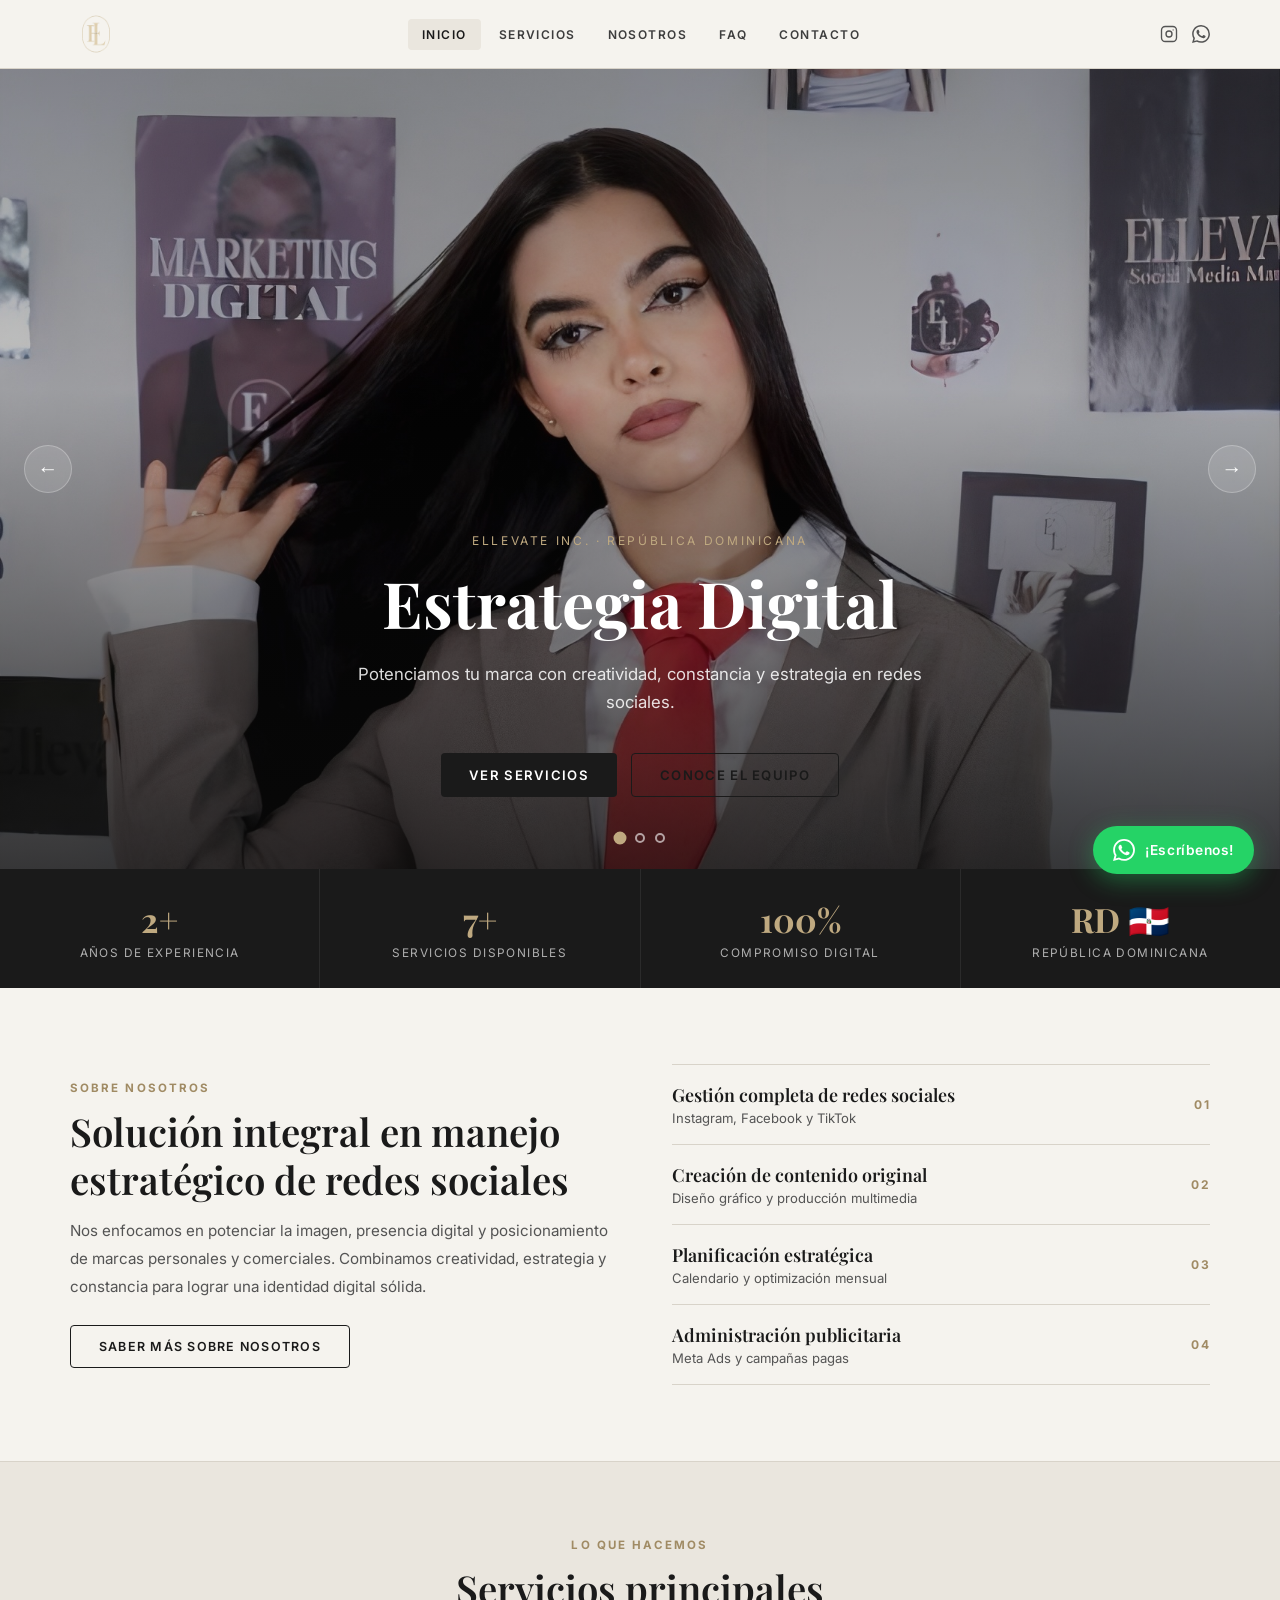
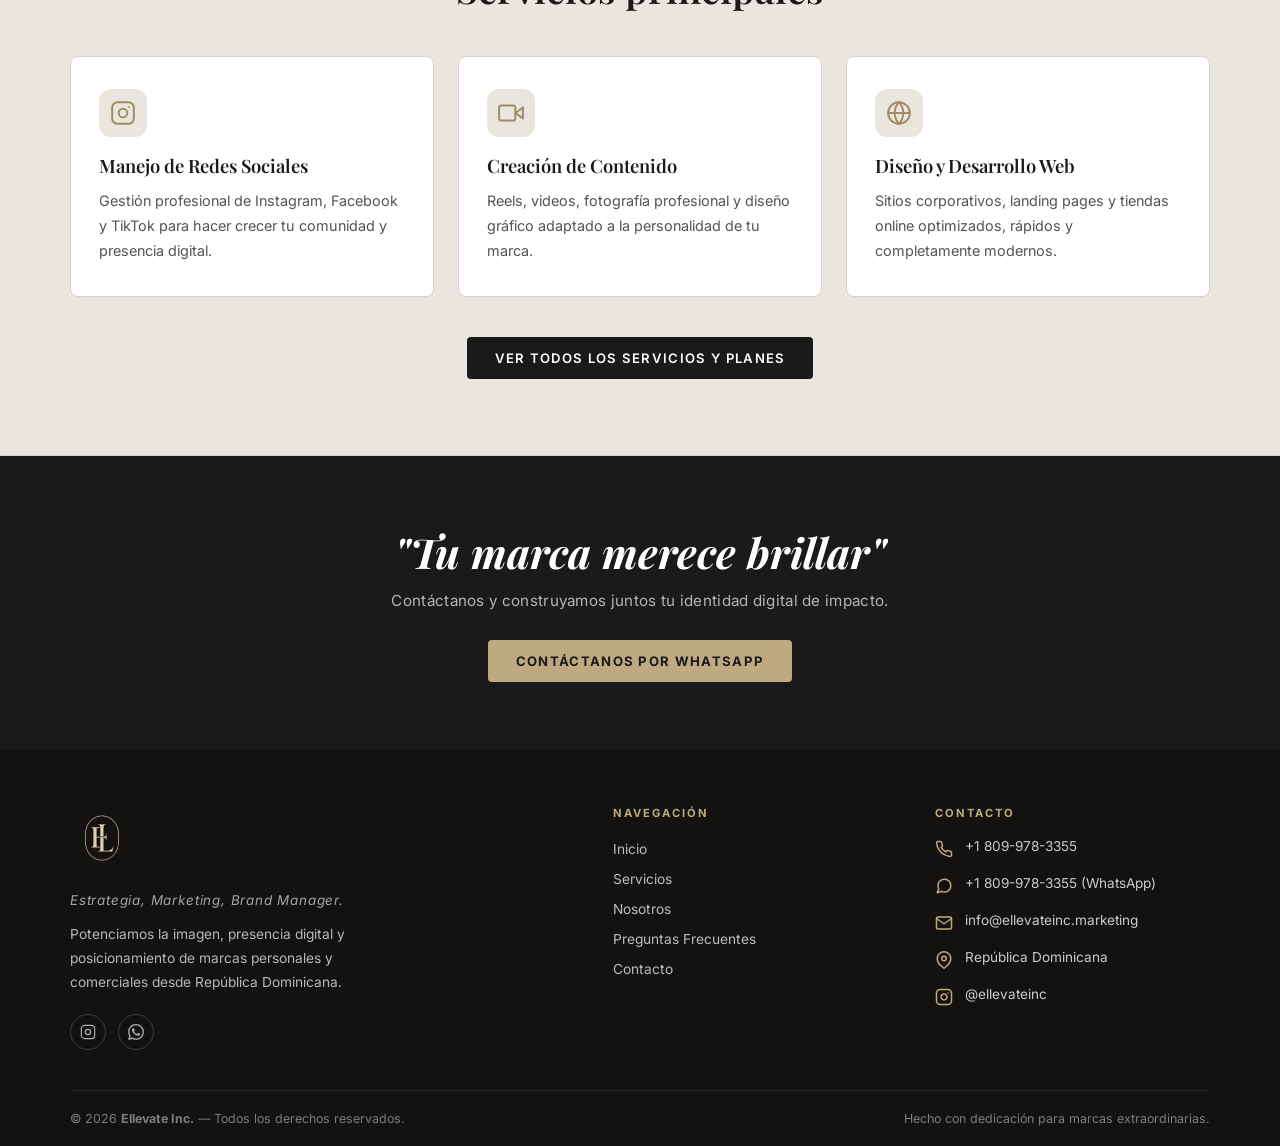
<file: index.html>
<!DOCTYPE html>
<html lang="es">
<head>
  <meta charset="UTF-8">
  <meta name="viewport" content="width=device-width, initial-scale=1.0">
  <meta name="description" content="Ellevate Inc. es tu agencia de estrategia, marketing digital y manejo de redes sociales en República Dominicana. Creatividad, constancia y resultados reales.">
  <meta property="og:title" content="Ellevate Inc. — Agencia de Marketing Digital en República Dominicana">
  <meta property="og:description" content="Estrategia, Marketing, Brand Manager en República Dominicana.">
  <meta property="og:type" content="website">
  <meta property="og:locale" content="es_DO">
  <link rel="icon" href="assets/logos/logo.png" type="image/png">
  <title>Ellevate Inc. — Agencia de Marketing Digital en República Dominicana</title>
  
  <link rel="preconnect" href="https://fonts.googleapis.com">
  <link rel="preconnect" href="https://fonts.gstatic.com" crossorigin>
  <link href="https://fonts.googleapis.com/css2?family=Playfair+Display:ital,wght@0,400;0,500;0,600;0,700;1,400;1,500&family=Inter:wght@300;400;500;600;700&display=swap" rel="stylesheet">
  <link rel="stylesheet" href="css/style.css">
</head>
<body>

  <!-- ======= HEADER ======= -->
  <header class="site-header">
    <div class="container">
      <div class="header-inner">

        <!-- Logo -->
        <a href="index.html" class="logo">
          <img src="assets/logos/logo.png" alt="Ellevate Inc." class="logo-img">
        </a>

        <!-- Hamburger Móvil -->
        <button class="nav-toggle" id="navToggle" aria-label="Abrir menú">
          <span></span><span></span><span></span>
        </button>

        <!-- Navegación Principal -->
        <nav class="main-nav" id="mainNav" aria-label="Menú principal">
          <ul>
            <li><a href="index.html" class="active">Inicio</a></li>
            <li><a href="servicios.html">Servicios</a></li>
            <li><a href="nosotros.html">Nosotros</a></li>
            <li><a href="faq.html">FAQ</a></li>
            <li><a href="contacto.html">Contacto</a></li>
          </ul>
        </nav>

        <!-- Iconos Sociales en Header -->
        <div class="header-socials">
          <a href="https://www.instagram.com/ellevateinc?stkn=ZDNlZDc0MzIxNw==" target="_blank" rel="noopener" aria-label="Instagram">
            <svg viewBox="0 0 24 24" fill="none" stroke="currentColor" stroke-width="1.8" stroke-linecap="round" stroke-linejoin="round">
              <rect x="2" y="2" width="20" height="20" rx="5" ry="5"/>
              <circle cx="12" cy="12" r="4"/>
              <circle cx="17.5" cy="6.5" r=".8" fill="currentColor" stroke="none"/>
            </svg>
          </a>
          <a href="https://wa.me/18099783355" target="_blank" rel="noopener" aria-label="WhatsApp">
            <svg viewBox="0 0 24 24" fill="currentColor">
              <path d="M17.472 14.382c-.297-.149-1.758-.867-2.03-.967-.273-.099-.471-.148-.67.15-.197.297-.767.966-.94 1.164-.173.199-.347.223-.644.075-.297-.15-1.255-.463-2.39-1.475-.883-.788-1.48-1.761-1.653-2.059-.173-.297-.018-.458.13-.606.134-.133.298-.347.446-.52.149-.174.198-.298.298-.497.099-.198.05-.371-.025-.52-.075-.149-.669-1.612-.916-2.207-.242-.579-.487-.5-.669-.51-.173-.008-.371-.01-.57-.01-.198 0-.52.074-.792.372-.272.297-1.04 1.016-1.04 2.479 0 1.462 1.065 2.875 1.213 3.074.149.198 2.096 3.2 5.077 4.487.709.306 1.262.489 1.694.625.712.227 1.36.195 1.871.118.571-.085 1.758-.719 2.006-1.413.248-.694.248-1.289.173-1.413-.074-.124-.272-.198-.57-.347m-5.421 7.403h-.004a9.87 9.87 0 01-5.031-1.378l-.361-.214-3.741.982.998-3.648-.235-.374a9.86 9.86 0 01-1.51-5.26c.001-5.45 4.436-9.884 9.888-9.884 2.64 0 5.122 1.03 6.988 2.898a9.825 9.825 0 012.893 6.994c-.003 5.45-4.437 9.884-9.885 9.884m8.413-18.297A11.815 11.815 0 0012.05 0C5.495 0 .16 5.335.157 11.892c0 2.096.547 4.142 1.588 5.945L.057 24l6.305-1.654a11.882 11.882 0 005.683 1.448h.005c6.554 0 11.89-5.335 11.893-11.893a11.821 11.821 0 00-3.48-8.413z"/>
            </svg>
          </a>
        </div>

      </div>
    </div>
  </header>

  <main>

    <!-- ═══════════════════════════════════════════════
         CARRUSEL PRINCIPAL
    ════════════════════════════════════════════════ -->
    <section class="hero-carousel" id="heroCarousel" aria-label="Carrusel principal">

      <!-- Slide 1 -->
      <div class="slide active" data-index="0">
        <div class="slide-bg" style="background-image:url('assets/ellevate4HD.jpeg')"></div>
        <div class="slide-overlay"></div>
        <div class="slide-content">
          <span class="slide-eyebrow">Ellevate Inc. · República Dominicana</span>
          <h1 class="slide-title">Estrategia Digital</h1>
          <p class="slide-desc">Potenciamos tu marca con creatividad, constancia y estrategia en redes sociales.</p>
          <div class="slide-cta">
            <a href="servicios.html" class="btn btn-dark">Ver Servicios</a>
            <a href="nosotros.html" class="btn btn-outline">Conoce el equipo</a>
          </div>
        </div>
      </div>

      <!-- Slide 2 -->
      <div class="slide" data-index="1">
        <div class="slide-bg" style="background-image:url('assets/ellevate5HD.jpeg')"></div>
        <div class="slide-overlay"></div>
        <div class="slide-content">
          <span class="slide-eyebrow">Ellevate Inc. · República Dominicana</span>
          <h1 class="slide-title">Contenido que Conecta</h1>
          <p class="slide-desc">Creamos contenido original que genera comunidad y convierte seguidores en clientes.</p>
          <div class="slide-cta">
            <a href="servicios.html" class="btn btn-dark">Ver Servicios</a>
            <a href="nosotros.html" class="btn btn-outline">Conoce el equipo</a>
          </div>
        </div>
      </div>

      <!-- Slide 3 -->
      <div class="slide" data-index="2">
        <div class="slide-bg" style="background-image:url('assets/ellevate6HD.jpeg')"></div>
        <div class="slide-overlay"></div>
        <div class="slide-content">
          <span class="slide-eyebrow">Ellevate Inc. · República Dominicana</span>
          <h1 class="slide-title">Resultados Reales</h1>
          <p class="slide-desc">Medimos cada acción y optimizamos para que tu inversión se traduzca en crecimiento.</p>
          <div class="slide-cta">
            <a href="servicios.html" class="btn btn-dark">Ver Servicios</a>
            <a href="nosotros.html" class="btn btn-outline">Conoce el equipo</a>
          </div>
        </div>
      </div>

      <!-- Flechas -->
      <button class="carousel-arrow prev" onclick="carouselMove(-1)" aria-label="Anterior">&#8592;</button>
      <button class="carousel-arrow next" onclick="carouselMove(1)" aria-label="Siguiente">&#8594;</button>

      <!-- Dots -->
      <div class="carousel-dots" id="carouselDots">
        <button class="c-dot active" onclick="goToSlide(0)" aria-label="Slide 1"></button>
        <button class="c-dot" onclick="goToSlide(1)" aria-label="Slide 2"></button>
        <button class="c-dot" onclick="goToSlide(2)" aria-label="Slide 3"></button>
      </div>

    </section>

    <!-- Barra de estadísticas -->
    <div class="stats-strip">
      <div class="stat-pill">
        <span class="stat-num">2+</span>
        <span class="stat-lbl">Años de experiencia</span>
      </div>
      <div class="stat-pill">
        <span class="stat-num">7+</span>
        <span class="stat-lbl">Servicios disponibles</span>
      </div>
      <div class="stat-pill">
        <span class="stat-num">100%</span>
        <span class="stat-lbl">Compromiso digital</span>
      </div>
      <div class="stat-pill">
        <span class="stat-num">RD 🇩🇴</span>
        <span class="stat-lbl">República Dominicana</span>
      </div>
    </div>

    <!-- ═══════════════════════════════════════════════
         SOBRE NOSOTROS
    ════════════════════════════════════════════════ -->
    <section class="section">
      <div class="container">
        <div style="display:grid;grid-template-columns:repeat(auto-fit,minmax(320px,1fr));gap:64px;align-items:center;">
          <div>
            <p class="section-label">Sobre Nosotros</p>
            <h2 class="section-title">Solución integral en manejo estratégico de redes sociales</h2>
            <p style="color:var(--ink-muted);line-height:1.85;margin-bottom:24px;font-size:.95rem;">
              Nos enfocamos en potenciar la imagen, presencia digital y posicionamiento de marcas personales y comerciales. Combinamos creatividad, estrategia y constancia para lograr una identidad digital sólida.
            </p>
            <a href="nosotros.html" class="btn btn-outline" style="font-size:.78rem;">Saber más sobre nosotros</a>
          </div>

          <div>
            <div style="display:flex;flex-direction:column;gap:0;">
              <div class="list-row fade-up">
                <div>
                  <div class="list-row-title">Gestión completa de redes sociales</div>
                  <div style="font-size:.82rem;color:var(--ink-muted);margin-top:4px;">Instagram, Facebook y TikTok</div>
                </div>
                <span style="font-size:.75rem;letter-spacing:.12em;text-transform:uppercase;color:var(--gold-dark);font-weight:700;">01</span>
              </div>
              <div class="list-row fade-up">
                <div>
                  <div class="list-row-title">Creación de contenido original</div>
                  <div style="font-size:.82rem;color:var(--ink-muted);margin-top:4px;">Diseño gráfico y producción multimedia</div>
                </div>
                <span style="font-size:.75rem;letter-spacing:.12em;text-transform:uppercase;color:var(--gold-dark);font-weight:700;">02</span>
              </div>
              <div class="list-row fade-up">
                <div>
                  <div class="list-row-title">Planificación estratégica</div>
                  <div style="font-size:.82rem;color:var(--ink-muted);margin-top:4px;">Calendario y optimización mensual</div>
                </div>
                <span style="font-size:.75rem;letter-spacing:.12em;text-transform:uppercase;color:var(--gold-dark);font-weight:700;">03</span>
              </div>
              <div class="list-row fade-up">
                <div>
                  <div class="list-row-title">Administración publicitaria</div>
                  <div style="font-size:.82rem;color:var(--ink-muted);margin-top:4px;">Meta Ads y campañas pagas</div>
                </div>
                <span style="font-size:.75rem;letter-spacing:.12em;text-transform:uppercase;color:var(--gold-dark);font-weight:700;">04</span>
              </div>
            </div>
          </div>
        </div>
      </div>
    </section>

    <!-- ═══════════════════════════════════════════════
         SERVICIOS DESTACADOS
    ════════════════════════════════════════════════ -->
    <section class="section" style="background:var(--cream-dark);border-top:1px solid var(--border);border-bottom:1px solid var(--border);">
      <div class="container">
        <p class="section-label" style="text-align:center;">Lo que hacemos</p>
        <h2 class="section-title" style="text-align:center;margin-bottom:44px;">Servicios principales</h2>

        <div style="display:grid;grid-template-columns:repeat(auto-fit,minmax(280px,1fr));gap:24px;">

          <!-- Card 1 -->
          <div class="card fade-up">
            <div class="card-icon">
              <svg viewBox="0 0 24 24" fill="none" stroke="currentColor" stroke-width="1.8" stroke-linecap="round" stroke-linejoin="round">
                <rect x="2" y="2" width="20" height="20" rx="5"/>
                <circle cx="12" cy="12" r="4"/>
                <circle cx="17.5" cy="6.5" r=".8" fill="currentColor" stroke="none"/>
              </svg>
            </div>
            <h3 style="font-family:'Playfair Display',serif;font-size:1.15rem;font-weight:600;color:var(--ink);margin-bottom:10px;">
              Manejo de Redes Sociales
            </h3>
            <p style="color:var(--ink-muted);font-size:.90rem;line-height:1.75;">
              Gestión profesional de Instagram, Facebook y TikTok para hacer crecer tu comunidad y presencia digital.
            </p>
          </div>

          <!-- Card 2 -->
          <div class="card fade-up">
            <div class="card-icon">
              <svg viewBox="0 0 24 24" fill="none" stroke="currentColor" stroke-width="1.8" stroke-linecap="round" stroke-linejoin="round">
                <polygon points="23 7 16 12 23 17 23 7"/>
                <rect x="1" y="5" width="15" height="14" rx="2"/>
              </svg>
            </div>
            <h3 style="font-family:'Playfair Display',serif;font-size:1.15rem;font-weight:600;color:var(--ink);margin-bottom:10px;">
              Creación de Contenido
            </h3>
            <p style="color:var(--ink-muted);font-size:.90rem;line-height:1.75;">
              Reels, videos, fotografía profesional y diseño gráfico adaptado a la personalidad de tu marca.
            </p>
          </div>

          <!-- Card 3 -->
          <div class="card fade-up">
            <div class="card-icon">
              <svg viewBox="0 0 24 24" fill="none" stroke="currentColor" stroke-width="1.8" stroke-linecap="round" stroke-linejoin="round">
                <circle cx="12" cy="12" r="10"/>
                <line x1="2" y1="12" x2="22" y2="12"/>
                <path d="M12 2a15.3 15.3 0 0 1 4 10 15.3 15.3 0 0 1-4 10 15.3 15.3 0 0 1-4-10 15.3 15.3 0 0 1 4-10z"/>
              </svg>
            </div>
            <h3 style="font-family:'Playfair Display',serif;font-size:1.15rem;font-weight:600;color:var(--ink);margin-bottom:10px;">
              Diseño y Desarrollo Web
            </h3>
            <p style="color:var(--ink-muted);font-size:.90rem;line-height:1.75;">
              Sitios corporativos, landing pages y tiendas online optimizados, rápidos y completamente modernos.
            </p>
          </div>

        </div>

        <div style="text-align:center;margin-top:40px;">
          <a href="servicios.html" class="btn btn-dark">Ver todos los servicios y planes</a>
        </div>
      </div>
    </section>

    <!-- ═══════════════════════════════════════════════
         CTA BANDA CONTACTO
    ════════════════════════════════════════════════ -->
    <section class="cta-band">
      <div class="container">
        <h2>"Tu marca merece brillar"</h2>
        <p>Contáctanos y construyamos juntos tu identidad digital de impacto.</p>
        <a href="https://wa.me/18099783355?text=Hola%20Ellevate%2C%20quiero%20información%20sobre%20sus%20servicios."
           target="_blank" rel="noopener"
           class="btn btn-gold">
          Contáctanos por WhatsApp
        </a>
      </div>
    </section>

  </main>

  <!-- ======= FOOTER ======= -->
  <footer class="site-footer">
    <div class="container">

      <div class="footer-main">

        <!-- Col 1: Marca -->
        <div class="footer-brand">
          <a href="index.html" class="logo" style="margin-bottom:12px;display:inline-flex;">
            <img src="assets/logos/logo.png" alt="Ellevate Inc." class="logo-img" style="height:64px;width:auto;">
          </a>
          <div class="footer-slogan">Estrategia, Marketing, Brand Manager.</div>
          <p class="footer-desc">Potenciamos la imagen, presencia digital y posicionamiento de marcas personales y comerciales desde República Dominicana.</p>

          <div class="footer-social">
            <a href="https://www.instagram.com/ellevateinc?stkn=ZDNlZDc0MzIxNw==" target="_blank" rel="noopener" aria-label="Instagram">
              <svg viewBox="0 0 24 24" fill="none" stroke="currentColor" stroke-width="1.8" stroke-linecap="round" stroke-linejoin="round">
                <rect x="2" y="2" width="20" height="20" rx="5" ry="5"/>
                <circle cx="12" cy="12" r="4"/>
                <circle cx="17.5" cy="6.5" r=".8" fill="currentColor" stroke="none"/>
              </svg>
            </a>
            <a href="https://wa.me/18099783355" target="_blank" rel="noopener" aria-label="WhatsApp">
              <svg viewBox="0 0 24 24" fill="currentColor">
                <path d="M17.472 14.382c-.297-.149-1.758-.867-2.03-.967-.273-.099-.471-.148-.67.15-.197.297-.767.966-.94 1.164-.173.199-.347.223-.644.075-.297-.15-1.255-.463-2.39-1.475-.883-.788-1.48-1.761-1.653-2.059-.173-.297-.018-.458.13-.606.134-.133.298-.347.446-.52.149-.174.198-.298.298-.497.099-.198.05-.371-.025-.52-.075-.149-.669-1.612-.916-2.207-.242-.579-.487-.5-.669-.51-.173-.008-.371-.01-.57-.01-.198 0-.52.074-.792.372-.272.297-1.04 1.016-1.04 2.479 0 1.462 1.065 2.875 1.213 3.074.149.198 2.096 3.2 5.077 4.487.709.306 1.262.489 1.694.625.712.227 1.36.195 1.871.118.571-.085 1.758-.719 2.006-1.413.248-.694.248-1.289.173-1.413-.074-.124-.272-.198-.57-.347m-5.421 7.403h-.004a9.87 9.87 0 01-5.031-1.378l-.361-.214-3.741.982.998-3.648-.235-.374a9.86 9.86 0 01-1.51-5.26c.001-5.45 4.436-9.884 9.888-9.884 2.64 0 5.122 1.03 6.988 2.898a9.825 9.825 0 012.893 6.994c-.003 5.45-4.437 9.884-9.885 9.884m8.413-18.297A11.815 11.815 0 0012.05 0C5.495 0 .16 5.335.157 11.892c0 2.096.547 4.142 1.588 5.945L.057 24l6.305-1.654a11.882 11.882 0 005.683 1.448h.005c6.554 0 11.89-5.335 11.893-11.893a11.821 11.821 0 00-3.48-8.413z"/>
              </svg>
            </a>
          </div>
        </div>

        <!-- Col 2: Navegación -->
        <div class="footer-col">
          <h4>Navegación</h4>
          <ul>
            <li><a href="index.html">Inicio</a></li>
            <li><a href="servicios.html">Servicios</a></li>
            <li><a href="nosotros.html">Nosotros</a></li>
            <li><a href="faq.html">Preguntas Frecuentes</a></li>
            <li><a href="contacto.html">Contacto</a></li>
          </ul>
        </div>

        <!-- Col 3: Contacto -->
        <div class="footer-col">
          <h4>Contacto</h4>

          <div class="footer-contact-item">
            <span class="icon">
              <svg viewBox="0 0 24 24" width="18" height="18" stroke="currentColor" stroke-width="2" fill="none" stroke-linecap="round" stroke-linejoin="round">
                <path d="M22 16.92v3a2 2 0 0 1-2.18 2 19.79 19.79 0 0 1-8.63-3.07 19.5 19.5 0 0 1-6-6 19.79 19.79 0 0 1-3.07-8.67A2 2 0 0 1 4.11 2h3a2 2 0 0 1 2 1.72 12.84 12.84 0 0 0 .7 2.81 2 2 0 0 1-.45 2.11L8.09 9.91a16 16 0 0 0 6 6l1.27-1.27a2 2 0 0 1 2.11-.45 12.84 12.84 0 0 0 2.81.7A2 2 0 0 1 22 16.92z"></path>
              </svg>
            </span>
            <div><a href="tel:+18099783355">+1 809-978-3355</a></div>
          </div>

          <div class="footer-contact-item">
            <span class="icon">
              <svg viewBox="0 0 24 24" width="18" height="18" stroke="currentColor" stroke-width="2" fill="none" stroke-linecap="round" stroke-linejoin="round">
                <path d="M21 11.5a8.38 8.38 0 0 1-.9 3.8 8.5 8.5 0 0 1-7.6 4.7 8.38 8.38 0 0 1-3.8-.9L3 21l1.9-5.7a8.38 8.38 0 0 1-.9-3.8 8.5 8.5 0 0 1 4.7-7.6 8.38 8.38 0 0 1 3.8-.9h.5a8.48 8.48 0 0 1 8 8v.5z"></path>
              </svg>
            </span>
            <div><a href="https://wa.me/18099783355" target="_blank" rel="noopener">+1 809-978-3355 (WhatsApp)</a></div>
          </div>

          <div class="footer-contact-item">
            <span class="icon">
              <svg viewBox="0 0 24 24" width="18" height="18" stroke="currentColor" stroke-width="2" fill="none" stroke-linecap="round" stroke-linejoin="round">
                <path d="M4 4h16c1.1 0 2 .9 2 2v12c0 1.1-.9 2-2 2H4c-1.1 0-2-.9-2-2V6c0-1.1.9-2 2-2z"></path>
                <polyline points="22,6 12,13 2,6"></polyline>
              </svg>
            </span>
            <div><a href="mailto:info@ellevateinc.marketing">info@ellevateinc.marketing</a></div>
          </div>

          <div class="footer-contact-item">
            <span class="icon">
              <svg viewBox="0 0 24 24" width="18" height="18" stroke="currentColor" stroke-width="2" fill="none" stroke-linecap="round" stroke-linejoin="round">
                <path d="M21 10c0 7-9 13-9 13s-9-6-9-13a9 9 0 0 1 18 0z"></path>
                <circle cx="12" cy="10" r="3"></circle>
              </svg>
            </span>
            <div><span>República Dominicana</span></div>
          </div>

          <div class="footer-contact-item">
            <span class="icon">
              <svg viewBox="0 0 24 24" width="18" height="18" stroke="currentColor" stroke-width="2" fill="none" stroke-linecap="round" stroke-linejoin="round">
                <rect x="2" y="2" width="20" height="20" rx="5" ry="5"></rect>
                <path d="M16 11.37A4 4 0 1 1 12.63 8 4 4 0 0 1 16 11.37z"></path>
                <line x1="17.5" y1="6.5" x2="17.51" y2="6.5"></line>
              </svg>
            </span>
            <div><a href="https://www.instagram.com/ellevateinc?stkn=ZDNlZDc0MzIxNw==" target="_blank" rel="noopener">@ellevateinc</a></div>
          </div>

        </div>

      </div>

      <div class="footer-bottom">
        <span>&copy; 2026 <strong>Ellevate Inc.</strong> — Todos los derechos reservados.</span>
        <span>Hecho con dedicación para marcas extraordinarias.</span>
      </div>

    </div>
  </footer>

  <!-- ======= BOTÓN FLOTANTE WHATSAPP ======= -->
  <a href="https://wa.me/18099783355?text=Hola%20Ellevate%20Inc.%2C%20me%20interesa%20obtener%20información."
     class="whatsapp-float"
     target="_blank"
     rel="noopener"
     aria-label="Contactar por WhatsApp">
    <svg viewBox="0 0 24 24" fill="currentColor" aria-hidden="true">
      <path d="M17.472 14.382c-.297-.149-1.758-.867-2.03-.967-.273-.099-.471-.148-.67.15-.197.297-.767.966-.94 1.164-.173.199-.347.223-.644.075-.297-.15-1.255-.463-2.39-1.475-.883-.788-1.48-1.761-1.653-2.059-.173-.297-.018-.458.13-.606.134-.133.298-.347.446-.52.149-.174.198-.298.298-.497.099-.198.05-.371-.025-.52-.075-.149-.669-1.612-.916-2.207-.242-.579-.487-.5-.669-.51-.173-.008-.371-.01-.57-.01-.198 0-.52.074-.792.372-.272.297-1.04 1.016-1.04 2.479 0 1.462 1.065 2.875 1.213 3.074.149.198 2.096 3.2 5.077 4.487.709.306 1.262.489 1.694.625.712.227 1.36.195 1.871.118.571-.085 1.758-.719 2.006-1.413.248-.694.248-1.289.173-1.413-.074-.124-.272-.198-.57-.347m-5.421 7.403h-.004a9.87 9.87 0 01-5.031-1.378l-.361-.214-3.741.982.998-3.648-.235-.374a9.86 9.86 0 01-1.51-5.26c.001-5.45 4.436-9.884 9.888-9.884 2.64 0 5.122 1.03 6.988 2.898a9.825 9.825 0 012.893 6.994c-.003 5.45-4.437 9.884-9.885 9.884m8.413-18.297A11.815 11.815 0 0012.05 0C5.495 0 .16 5.335.157 11.892c0 2.096.547 4.142 1.588 5.945L.057 24l6.305-1.654a11.882 11.882 0 005.683 1.448h.005c6.554 0 11.89-5.335 11.893-11.893a11.821 11.821 0 00-3.48-8.413z"/>
    </svg>
    <span class="wa-label">¡Escríbenos!</span>
  </a>

  <!-- Scripts -->
  <script src="js/main.js"></script>
</body>
</html>
</file>
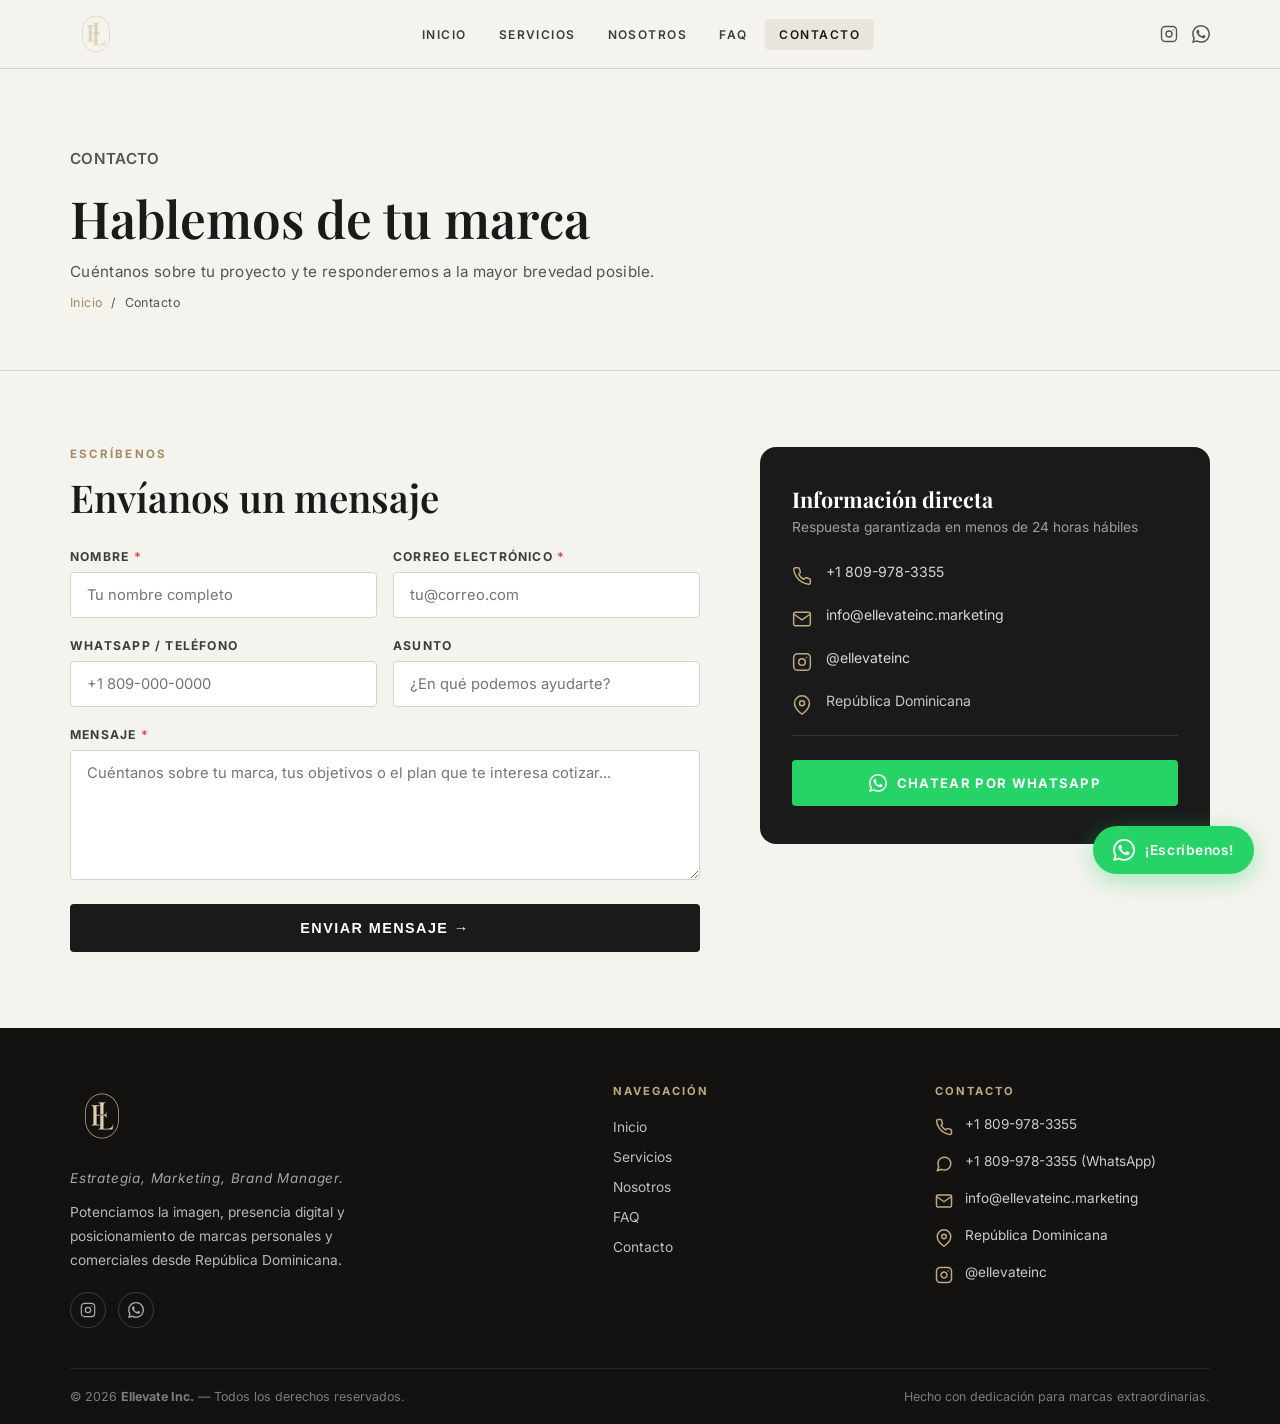
<file: contacto.html>
<!DOCTYPE html>
<html lang="es">
<head>
  <meta charset="UTF-8">
  <meta name="viewport" content="width=device-width, initial-scale=1.0">
  <meta name="description" content="Contáctanos en Ellevate Inc. Cuéntanos sobre tu marca o proyecto y diseñaremos la estrategia digital ideal para ti.">
  <meta property="og:title" content="Contacto — Ellevate Inc. | Marketing Digital RD">
  <meta property="og:description" content="Hablemos de tu marca. Contáctanos por formulario o directamente por WhatsApp.">
  <meta property="og:type" content="website">
  <meta property="og:locale" content="es_DO">
  <link rel="icon" href="assets/logos/logo.png" type="image/png">
  <title>Contacto — Ellevate Inc. | Marketing Digital RD</title>

  <link rel="preconnect" href="https://fonts.googleapis.com">
  <link rel="preconnect" href="https://fonts.gstatic.com" crossorigin>
  <link href="https://fonts.googleapis.com/css2?family=Playfair+Display:ital,wght@0,400;0,500;0,600;0,700;1,400;1,500&family=Inter:wght@300;400;500;600;700&display=swap" rel="stylesheet">
  <link rel="stylesheet" href="css/style.css">
</head>
<body>

  <!-- ======= HEADER ======= -->
  <header class="site-header">
    <div class="container">
      <div class="header-inner">

        <!-- Logo -->
        <a href="index.html" class="logo">
          <img src="assets/logos/logo.png" alt="Ellevate Inc." class="logo-img">
        </a>

        <!-- Hamburger Móvil -->
        <button class="nav-toggle" id="navToggle" aria-label="Abrir menú">
          <span></span><span></span><span></span>
        </button>

        <!-- Navegación Principal -->
        <nav class="main-nav" id="mainNav" aria-label="Menú principal">
          <ul>
            <li><a href="index.html">Inicio</a></li>
            <li><a href="servicios.html">Servicios</a></li>
            <li><a href="nosotros.html">Nosotros</a></li>
            <li><a href="faq.html">FAQ</a></li>
            <li><a href="contacto.html" class="active">Contacto</a></li>
          </ul>
        </nav>

        <!-- Iconos Sociales en Header -->
        <div class="header-socials">
          <a href="https://www.instagram.com/ellevateinc?stkn=ZDNlZDc0MzIxNw==" target="_blank" rel="noopener" aria-label="Instagram">
            <svg viewBox="0 0 24 24" fill="none" stroke="currentColor" stroke-width="1.8" stroke-linecap="round" stroke-linejoin="round">
              <rect x="2" y="2" width="20" height="20" rx="5" ry="5"/>
              <circle cx="12" cy="12" r="4"/>
              <circle cx="17.5" cy="6.5" r=".8" fill="currentColor" stroke="none"/>
            </svg>
          </a>
          <a href="https://wa.me/18099783355" target="_blank" rel="noopener" aria-label="WhatsApp">
            <svg viewBox="0 0 24 24" fill="currentColor">
              <path d="M17.472 14.382c-.297-.149-1.758-.867-2.03-.967-.273-.099-.471-.148-.67.15-.197.297-.767.966-.94 1.164-.173.199-.347.223-.644.075-.297-.15-1.255-.463-2.39-1.475-.883-.788-1.48-1.761-1.653-2.059-.173-.297-.018-.458.13-.606.134-.133.298-.347.446-.52.149-.174.198-.298.298-.497.099-.198.05-.371-.025-.52-.075-.149-.669-1.612-.916-2.207-.242-.579-.487-.5-.669-.51-.173-.008-.371-.01-.57-.01-.198 0-.52.074-.792.372-.272.297-1.04 1.016-1.04 2.479 0 1.462 1.065 2.875 1.213 3.074.149.198 2.096 3.2 5.077 4.487.709.306 1.262.489 1.694.625.712.227 1.36.195 1.871.118.571-.085 1.758-.719 2.006-1.413.248-.694.248-1.289.173-1.413-.074-.124-.272-.198-.57-.347m-5.421 7.403h-.004a9.87 9.87 0 01-5.031-1.378l-.361-.214-3.741.982.998-3.648-.235-.374a9.86 9.86 0 01-1.51-5.26c.001-5.45 4.436-9.884 9.888-9.884 2.64 0 5.122 1.03 6.988 2.898a9.825 9.825 0 012.893 6.994c-.003 5.45-4.437 9.884-9.885 9.884m8.413-18.297A11.815 11.815 0 0012.05 0C5.495 0 .16 5.335.157 11.892c0 2.096.547 4.142 1.588 5.945L.057 24l6.305-1.654a11.882 11.882 0 005.683 1.448h.005c6.554 0 11.89-5.335 11.893-11.893a11.821 11.821 0 00-3.48-8.413z"/>
            </svg>
          </a>
        </div>

      </div>
    </div>
  </header>

  <main>

    <!-- HERO -->
    <section class="page-hero">
      <div class="container">
        <p class="hero-eyebrow">Contacto</p>
        <h1>Hablemos de tu marca</h1>
        <p>Cuéntanos sobre tu proyecto y te responderemos a la mayor brevedad posible.</p>
        <div class="breadcrumb"><a href="index.html">Inicio</a><span>/</span><span>Contacto</span></div>
      </div>
    </section>

    <!-- FORMULARIO + INFO LATERAL -->
    <section class="section">
      <div class="container">
        <div class="contact-grid">

          <!-- Columna Formulario -->
          <div>
            <p class="section-label">Escríbenos</p>
            <h2 class="section-title" style="margin-bottom:28px;">Envíanos un mensaje</h2>

            <!-- Contenedor para Alerta Interactiva -->
            <div id="formAlert"></div>

            <form class="contact-form" id="staticContactForm">
              <div class="form-row-2">
                <div class="form-group">
                  <label for="nombre">Nombre <span style="color:#ef4444">*</span></label>
                  <input type="text" id="nombre" name="nombre" required placeholder="Tu nombre completo">
                </div>
                <div class="form-group">
                  <label for="correo">Correo Electrónico <span style="color:#ef4444">*</span></label>
                  <input type="email" id="correo" name="correo" required placeholder="tu@correo.com">
                </div>
              </div>

              <div class="form-row-2">
                <div class="form-group">
                  <label for="telefono">WhatsApp / Teléfono</label>
                  <input type="text" id="telefono" name="telefono" placeholder="+1 809-000-0000">
                </div>
                <div class="form-group">
                  <label for="asunto">Asunto</label>
                  <input type="text" id="asunto" name="asunto" placeholder="¿En qué podemos ayudarte?">
                </div>
              </div>

              <div class="form-group">
                <label for="mensaje">Mensaje <span style="color:#ef4444">*</span></label>
                <textarea id="mensaje" name="mensaje" required placeholder="Cuéntanos sobre tu marca, tus objetivos o el plan que te interesa cotizar..."></textarea>
              </div>

              <button type="submit" class="btn btn-dark" style="width:100%;padding:16px;font-size:.90rem;">
                Enviar mensaje →
              </button>
            </form>
          </div>

          <!-- Columna Información Lateral -->
          <div>
            <div class="contact-info-card fade-up">
              <h3>Información directa</h3>
              <p>Respuesta garantizada en menos de 24 horas hábiles</p>

              <div class="info-row">
                <svg viewBox="0 0 24 24" fill="none" stroke="currentColor" stroke-width="1.8" stroke-linecap="round" stroke-linejoin="round" width="20" height="20">
                  <path d="M22 16.92v3a2 2 0 0 1-2.18 2 19.79 19.79 0 0 1-8.63-3.07 19.5 19.5 0 0 1-6-6 19.79 19.79 0 0 1-3.07-8.67A2 2 0 0 1 4.11 2h3a2 2 0 0 1 2 1.72 12.84 12.84 0 0 0 .7 2.81 2 2 0 0 1-.45 2.11L8.09 9.91a16 16 0 0 0 6 6l1.27-1.27a2 2 0 0 1 2.11-.45 12.84 12.84 0 0 0 2.81.7A2 2 0 0 1 22 16.92z"/>
                </svg>
                <div><a href="tel:+18099783355">+1 809-978-3355</a></div>
              </div>

              <div class="info-row">
                <svg viewBox="0 0 24 24" fill="none" stroke="currentColor" stroke-width="1.8" stroke-linecap="round" stroke-linejoin="round" width="20" height="20">
                  <path d="M4 4h16c1.1 0 2 .9 2 2v12c0 1.1-.9 2-2 2H4c-1.1 0-2-.9-2-2V6c0-1.1.9-2 2-2z"/>
                  <polyline points="22,6 12,13 2,6"/>
                </svg>
                <div><a href="mailto:info@ellevateinc.marketing">info@ellevateinc.marketing</a></div>
              </div>

              <div class="info-row">
                <svg viewBox="0 0 24 24" fill="none" stroke="currentColor" stroke-width="1.8" stroke-linecap="round" stroke-linejoin="round" width="20" height="20">
                  <rect x="2" y="2" width="20" height="20" rx="5" ry="5"/>
                  <circle cx="12" cy="12" r="4"/>
                  <circle cx="17.5" cy="6.5" r=".8" fill="var(--gold)" stroke="none"/>
                </svg>
                <div><a href="https://www.instagram.com/ellevateinc?stkn=ZDNlZDc0MzIxNw==" target="_blank" rel="noopener">@ellevateinc</a></div>
              </div>

              <div class="info-row">
                <svg viewBox="0 0 24 24" fill="none" stroke="currentColor" stroke-width="1.8" stroke-linecap="round" stroke-linejoin="round" width="20" height="20">
                  <path d="M21 10c0 7-9 13-9 13s-9-6-9-13a9 9 0 0 1 18 0z"/>
                  <circle cx="12" cy="10" r="3"/>
                </svg>
                <div><span>República Dominicana</span></div>
              </div>

              <div style="padding-top:24px;border-top:1px solid rgba(255,255,255,.12);margin-top:12px;">
                <a href="https://wa.me/18099783355?text=Hola%20Ellevate%2C%20me%20interesa%20obtener%20información%20sobre%20sus%20servicios."
                   target="_blank" rel="noopener"
                   class="btn"
                   style="width:100%;justify-content:center;background:#25d366;color:#fff;border:none;gap:10px;padding:14px;font-weight:700;">
                  <svg viewBox="0 0 24 24" fill="currentColor" width="18" height="18">
                    <path d="M17.472 14.382c-.297-.149-1.758-.867-2.03-.967-.273-.099-.471-.148-.67.15-.197.297-.767.966-.94 1.164-.173.199-.347.223-.644.075-.297-.15-1.255-.463-2.39-1.475-.883-.788-1.48-1.761-1.653-2.059-.173-.297-.018-.458.13-.606.134-.133.298-.347.446-.52.149-.174.198-.298.298-.497.099-.198.05-.371-.025-.52-.075-.149-.669-1.612-.916-2.207-.242-.579-.487-.5-.669-.51-.173-.008-.371-.01-.57-.01-.198 0-.52.074-.792.372-.272.297-1.04 1.016-1.04 2.479 0 1.462 1.065 2.875 1.213 3.074.149.198 2.096 3.2 5.077 4.487.709.306 1.262.489 1.694.625.712.227 1.36.195 1.871.118.571-.085 1.758-.719 2.006-1.413.248-.694.248-1.289.173-1.413-.074-.124-.272-.198-.57-.347m-5.421 7.403h-.004a9.87 9.87 0 01-5.031-1.378l-.361-.214-3.741.982.998-3.648-.235-.374a9.86 9.86 0 01-1.51-5.26c.001-5.45 4.436-9.884 9.888-9.884 2.64 0 5.122 1.03 6.988 2.898a9.825 9.825 0 012.893 6.994c-.003 5.45-4.437 9.884-9.885 9.884m8.413-18.297A11.815 11.815 0 0012.05 0C5.495 0 .16 5.335.157 11.892c0 2.096.547 4.142 1.588 5.945L.057 24l6.305-1.654a11.882 11.882 0 005.683 1.448h.005c6.554 0 11.89-5.335 11.893-11.893a11.821 11.821 0 00-3.48-8.413z"/>
                  </svg>
                  Chatear por WhatsApp
                </a>
              </div>
            </div>
          </div>

        </div>
      </div>
    </section>

  </main>

  <!-- ======= FOOTER ======= -->
  <footer class="site-footer">
    <div class="container">

      <div class="footer-main">

        <!-- Col 1: Marca -->
        <div class="footer-brand">
          <a href="index.html" class="logo" style="margin-bottom:12px;display:inline-flex;">
            <img src="assets/logos/logo.png" alt="Ellevate Inc." class="logo-img" style="height:64px;width:auto;">
          </a>
          <div class="footer-slogan">Estrategia, Marketing, Brand Manager.</div>
          <p class="footer-desc">Potenciamos la imagen, presencia digital y posicionamiento de marcas personales y comerciales desde República Dominicana.</p>

          <div class="footer-social">
            <a href="https://www.instagram.com/ellevateinc?stkn=ZDNlZDc0MzIxNw==" target="_blank" rel="noopener" aria-label="Instagram">
              <svg viewBox="0 0 24 24" fill="none" stroke="currentColor" stroke-width="1.8" stroke-linecap="round" stroke-linejoin="round">
                <rect x="2" y="2" width="20" height="20" rx="5" ry="5"/>
                <circle cx="12" cy="12" r="4"/>
                <circle cx="17.5" cy="6.5" r=".8" fill="currentColor" stroke="none"/>
              </svg>
            </a>
            <a href="https://wa.me/18099783355" target="_blank" rel="noopener" aria-label="WhatsApp">
              <svg viewBox="0 0 24 24" fill="currentColor">
                <path d="M17.472 14.382c-.297-.149-1.758-.867-2.03-.967-.273-.099-.471-.148-.67.15-.197.297-.767.966-.94 1.164-.173.199-.347.223-.644.075-.297-.15-1.255-.463-2.39-1.475-.883-.788-1.48-1.761-1.653-2.059-.173-.297-.018-.458.13-.606.134-.133.298-.347.446-.52.149-.174.198-.298.298-.497.099-.198.05-.371-.025-.52-.075-.149-.669-1.612-.916-2.207-.242-.579-.487-.5-.669-.51-.173-.008-.371-.01-.57-.01-.198 0-.52.074-.792.372-.272.297-1.04 1.016-1.04 2.479 0 1.462 1.065 2.875 1.213 3.074.149.198 2.096 3.2 5.077 4.487.709.306 1.262.489 1.694.625.712.227 1.36.195 1.871.118.571-.085 1.758-.719 2.006-1.413.248-.694.248-1.289.173-1.413-.074-.124-.272-.198-.57-.347m-5.421 7.403h-.004a9.87 9.87 0 01-5.031-1.378l-.361-.214-3.741.982.998-3.648-.235-.374a9.86 9.86 0 01-1.51-5.26c.001-5.45 4.436-9.884 9.888-9.884 2.64 0 5.122 1.03 6.988 2.898a9.825 9.825 0 012.893 6.994c-.003 5.45-4.437 9.884-9.885 9.884m8.413-18.297A11.815 11.815 0 0012.05 0C5.495 0 .16 5.335.157 11.892c0 2.096.547 4.142 1.588 5.945L.057 24l6.305-1.654a11.882 11.882 0 005.683 1.448h.005c6.554 0 11.89-5.335 11.893-11.893a11.821 11.821 0 00-3.48-8.413z"/>
              </svg>
            </a>
          </div>
        </div>

        <!-- Col 2: Navegación -->
        <div class="footer-col">
          <h4>Navegación</h4>
          <ul>
            <li><a href="index.html">Inicio</a></li>
            <li><a href="servicios.html">Servicios</a></li>
            <li><a href="nosotros.html">Nosotros</a></li>
            <li><a href="faq.html">FAQ</a></li>
            <li><a href="contacto.html">Contacto</a></li>
          </ul>
        </div>

        <!-- Col 3: Contacto -->
        <div class="footer-col">
          <h4>Contacto</h4>

          <div class="footer-contact-item">
            <span class="icon">
              <svg viewBox="0 0 24 24" width="18" height="18" stroke="currentColor" stroke-width="2" fill="none" stroke-linecap="round" stroke-linejoin="round">
                <path d="M22 16.92v3a2 2 0 0 1-2.18 2 19.79 19.79 0 0 1-8.63-3.07 19.5 19.5 0 0 1-6-6 19.79 19.79 0 0 1-3.07-8.67A2 2 0 0 1 4.11 2h3a2 2 0 0 1 2 1.72 12.84 12.84 0 0 0 .7 2.81 2 2 0 0 1-.45 2.11L8.09 9.91a16 16 0 0 0 6 6l1.27-1.27a2 2 0 0 1 2.11-.45 12.84 12.84 0 0 0 2.81.7A2 2 0 0 1 22 16.92z"></path>
              </svg>
            </span>
            <div><a href="tel:+18099783355">+1 809-978-3355</a></div>
          </div>

          <div class="footer-contact-item">
            <span class="icon">
              <svg viewBox="0 0 24 24" width="18" height="18" stroke="currentColor" stroke-width="2" fill="none" stroke-linecap="round" stroke-linejoin="round">
                <path d="M21 11.5a8.38 8.38 0 0 1-.9 3.8 8.5 8.5 0 0 1-7.6 4.7 8.38 8.38 0 0 1-3.8-.9L3 21l1.9-5.7a8.38 8.38 0 0 1-.9-3.8 8.5 8.5 0 0 1 4.7-7.6 8.38 8.38 0 0 1 3.8-.9h.5a8.48 8.48 0 0 1 8 8v.5z"></path>
              </svg>
            </span>
            <div><a href="https://wa.me/18099783355" target="_blank" rel="noopener">+1 809-978-3355 (WhatsApp)</a></div>
          </div>

          <div class="footer-contact-item">
            <span class="icon">
              <svg viewBox="0 0 24 24" width="18" height="18" stroke="currentColor" stroke-width="2" fill="none" stroke-linecap="round" stroke-linejoin="round">
                <path d="M4 4h16c1.1 0 2 .9 2 2v12c0 1.1-.9 2-2 2H4c-1.1 0-2-.9-2-2V6c0-1.1.9-2 2-2z"></path>
                <polyline points="22,6 12,13 2,6"></polyline>
              </svg>
            </span>
            <div><a href="mailto:info@ellevateinc.marketing">info@ellevateinc.marketing</a></div>
          </div>

          <div class="footer-contact-item">
            <span class="icon">
              <svg viewBox="0 0 24 24" width="18" height="18" stroke="currentColor" stroke-width="2" fill="none" stroke-linecap="round" stroke-linejoin="round">
                <path d="M21 10c0 7-9 13-9 13s-9-6-9-13a9 9 0 0 1 18 0z"></path>
                <circle cx="12" cy="10" r="3"></circle>
              </svg>
            </span>
            <div><span>República Dominicana</span></div>
          </div>

          <div class="footer-contact-item">
            <span class="icon">
              <svg viewBox="0 0 24 24" width="18" height="18" stroke="currentColor" stroke-width="2" fill="none" stroke-linecap="round" stroke-linejoin="round">
                <rect x="2" y="2" width="20" height="20" rx="5" ry="5"></rect>
                <path d="M16 11.37A4 4 0 1 1 12.63 8 4 4 0 0 1 16 11.37z"></path>
                <line x1="17.5" y1="6.5" x2="17.51" y2="6.5"></line>
              </svg>
            </span>
            <div><a href="https://www.instagram.com/ellevateinc?stkn=ZDNlZDc0MzIxNw==" target="_blank" rel="noopener">@ellevateinc</a></div>
          </div>

        </div>

      </div>

      <div class="footer-bottom">
        <span>&copy; 2026 <strong>Ellevate Inc.</strong> — Todos los derechos reservados.</span>
        <span>Hecho con dedicación para marcas extraordinarias.</span>
      </div>

    </div>
  </footer>

  <!-- ======= BOTÓN FLOTANTE WHATSAPP ======= -->
  <a href="https://wa.me/18099783355?text=Hola%20Ellevate%20Inc.%2C%20me%20interesa%20obtener%20información."
     class="whatsapp-float"
     target="_blank"
     rel="noopener"
     aria-label="Contactar por WhatsApp">
    <svg viewBox="0 0 24 24" fill="currentColor" aria-hidden="true">
      <path d="M17.472 14.382c-.297-.149-1.758-.867-2.03-.967-.273-.099-.471-.148-.67.15-.197.297-.767.966-.94 1.164-.173.199-.347.223-.644.075-.297-.15-1.255-.463-2.39-1.475-.883-.788-1.48-1.761-1.653-2.059-.173-.297-.018-.458.13-.606.134-.133.298-.347.446-.52.149-.174.198-.298.298-.497.099-.198.05-.371-.025-.52-.075-.149-.669-1.612-.916-2.207-.242-.579-.487-.5-.669-.51-.173-.008-.371-.01-.57-.01-.198 0-.52.074-.792.372-.272.297-1.04 1.016-1.04 2.479 0 1.462 1.065 2.875 1.213 3.074.149.198 2.096 3.2 5.077 4.487.709.306 1.262.489 1.694.625.712.227 1.36.195 1.871.118.571-.085 1.758-.719 2.006-1.413.248-.694.248-1.289.173-1.413-.074-.124-.272-.198-.57-.347m-5.421 7.403h-.004a9.87 9.87 0 01-5.031-1.378l-.361-.214-3.741.982.998-3.648-.235-.374a9.86 9.86 0 01-1.51-5.26c.001-5.45 4.436-9.884 9.888-9.884 2.64 0 5.122 1.03 6.988 2.898a9.825 9.825 0 012.893 6.994c-.003 5.45-4.437 9.884-9.885 9.884m8.413-18.297A11.815 11.815 0 0012.05 0C5.495 0 .16 5.335.157 11.892c0 2.096.547 4.142 1.588 5.945L.057 24l6.305-1.654a11.882 11.882 0 005.683 1.448h.005c6.554 0 11.89-5.335 11.893-11.893a11.821 11.821 0 00-3.48-8.413z"/>
    </svg>
    <span class="wa-label">¡Escríbenos!</span>
  </a>

  <!-- Scripts -->
  <script src="js/main.js"></script>
</body>
</html>
</file>
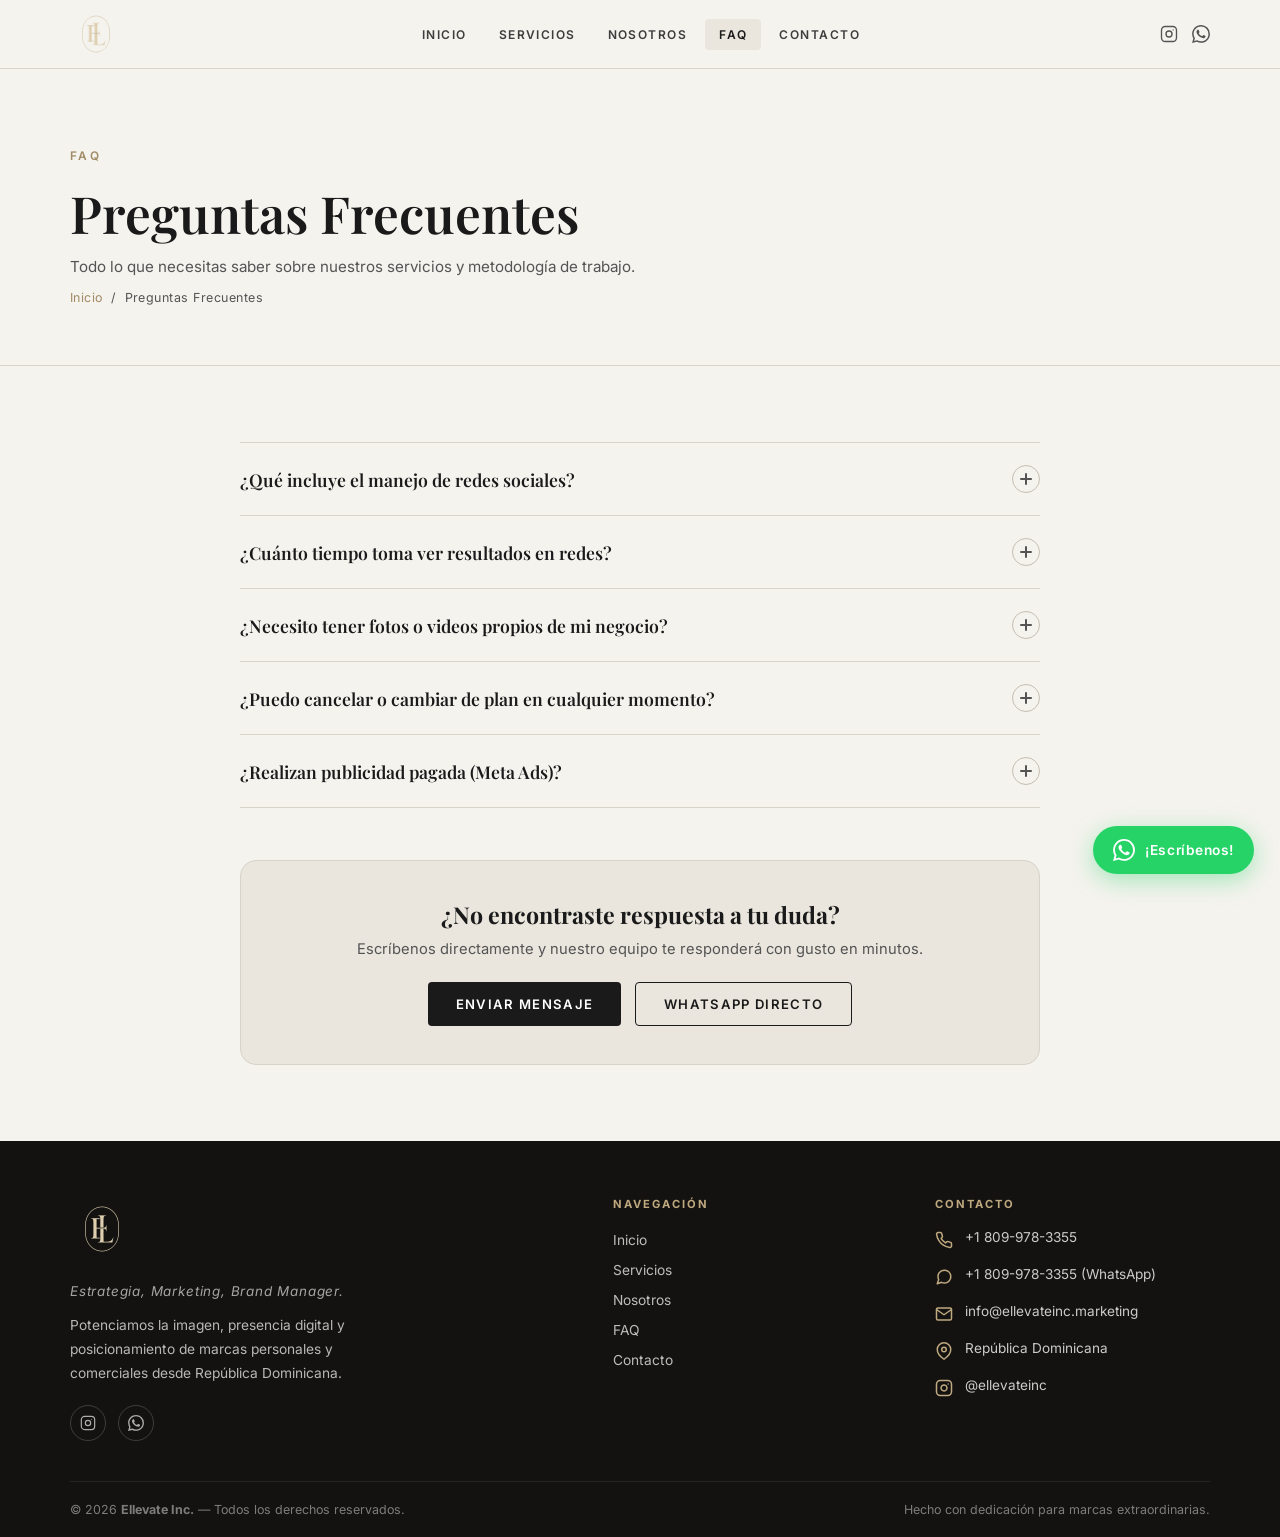
<file: faq.html>
<!DOCTYPE html>
<html lang="es">
<head>
  <meta charset="UTF-8">
  <meta name="viewport" content="width=device-width, initial-scale=1.0">
  <meta name="description" content="Preguntas frecuentes sobre nuestros servicios de redes sociales, creación de contenido, publicidad digital y desarrollo web en Ellevate Inc.">
  <meta property="og:title" content="Preguntas Frecuentes — Ellevate Inc.">
  <meta property="og:description" content="Todo lo que necesitas saber sobre planes, plazos, sesiones de contenido y resultados en Ellevate Inc.">
  <meta property="og:type" content="website">
  <meta property="og:locale" content="es_DO">
  <link rel="icon" href="assets/logos/logo.png" type="image/png">
  <title>Preguntas Frecuentes — Ellevate Inc.</title>

  <link rel="preconnect" href="https://fonts.googleapis.com">
  <link rel="preconnect" href="https://fonts.gstatic.com" crossorigin>
  <link href="https://fonts.googleapis.com/css2?family=Playfair+Display:ital,wght@0,400;0,500;0,600;0,700;1,400;1,500&family=Inter:wght@300;400;500;600;700&display=swap" rel="stylesheet">
  <link rel="stylesheet" href="css/style.css">
</head>
<body>

  <!-- ======= HEADER ======= -->
  <header class="site-header">
    <div class="container">
      <div class="header-inner">

        <!-- Logo -->
        <a href="index.html" class="logo">
          <img src="assets/logos/logo.png" alt="Ellevate Inc." class="logo-img">
        </a>

        <!-- Hamburger Móvil -->
        <button class="nav-toggle" id="navToggle" aria-label="Abrir menú">
          <span></span><span></span><span></span>
        </button>

        <!-- Navegación Principal -->
        <nav class="main-nav" id="mainNav" aria-label="Menú principal">
          <ul>
            <li><a href="index.html">Inicio</a></li>
            <li><a href="servicios.html">Servicios</a></li>
            <li><a href="nosotros.html">Nosotros</a></li>
            <li><a href="faq.html" class="active">FAQ</a></li>
            <li><a href="contacto.html">Contacto</a></li>
          </ul>
        </nav>

        <!-- Iconos Sociales en Header -->
        <div class="header-socials">
          <a href="https://www.instagram.com/ellevateinc?stkn=ZDNlZDc0MzIxNw==" target="_blank" rel="noopener" aria-label="Instagram">
            <svg viewBox="0 0 24 24" fill="none" stroke="currentColor" stroke-width="1.8" stroke-linecap="round" stroke-linejoin="round">
              <rect x="2" y="2" width="20" height="20" rx="5" ry="5"/>
              <circle cx="12" cy="12" r="4"/>
              <circle cx="17.5" cy="6.5" r=".8" fill="currentColor" stroke="none"/>
            </svg>
          </a>
          <a href="https://wa.me/18099783355" target="_blank" rel="noopener" aria-label="WhatsApp">
            <svg viewBox="0 0 24 24" fill="currentColor">
              <path d="M17.472 14.382c-.297-.149-1.758-.867-2.03-.967-.273-.099-.471-.148-.67.15-.197.297-.767.966-.94 1.164-.173.199-.347.223-.644.075-.297-.15-1.255-.463-2.39-1.475-.883-.788-1.48-1.761-1.653-2.059-.173-.297-.018-.458.13-.606.134-.133.298-.347.446-.52.149-.174.198-.298.298-.497.099-.198.05-.371-.025-.52-.075-.149-.669-1.612-.916-2.207-.242-.579-.487-.5-.669-.51-.173-.008-.371-.01-.57-.01-.198 0-.52.074-.792.372-.272.297-1.04 1.016-1.04 2.479 0 1.462 1.065 2.875 1.213 3.074.149.198 2.096 3.2 5.077 4.487.709.306 1.262.489 1.694.625.712.227 1.36.195 1.871.118.571-.085 1.758-.719 2.006-1.413.248-.694.248-1.289.173-1.413-.074-.124-.272-.198-.57-.347m-5.421 7.403h-.004a9.87 9.87 0 01-5.031-1.378l-.361-.214-3.741.982.998-3.648-.235-.374a9.86 9.86 0 01-1.51-5.26c.001-5.45 4.436-9.884 9.888-9.884 2.64 0 5.122 1.03 6.988 2.898a9.825 9.825 0 012.893 6.994c-.003 5.45-4.437 9.884-9.885 9.884m8.413-18.297A11.815 11.815 0 0012.05 0C5.495 0 .16 5.335.157 11.892c0 2.096.547 4.142 1.588 5.945L.057 24l6.305-1.654a11.882 11.882 0 005.683 1.448h.005c6.554 0 11.89-5.335 11.893-11.893a11.821 11.821 0 00-3.48-8.413z"/>
            </svg>
          </a>
        </div>

      </div>
    </div>
  </header>

  <main>

    <!-- HERO -->
    <section class="faq-hero">
      <div class="container">
        <p class="hero-eyebrow">FAQ</p>
        <h1 style="font-family:'Playfair Display',serif;font-size:clamp(2rem,5vw,3.2rem);font-weight:600;color:var(--ink);margin-bottom:10px;">Preguntas Frecuentes</h1>
        <p style="color:var(--ink-muted);font-size:.95rem;">Todo lo que necesitas saber sobre nuestros servicios y metodología de trabajo.</p>
        <div class="breadcrumb"><a href="index.html">Inicio</a><span>/</span><span>Preguntas Frecuentes</span></div>
      </div>
    </section>

    <!-- LISTA DE ACORDEONES -->
    <section class="section">
      <div class="container">
        <div class="faq-list">

          <!-- FAQ 1 -->
          <div class="faq-item fade-up">
            <button class="faq-btn" aria-expanded="false" onclick="toggleFaq(this)">
              <span>¿Qué incluye el manejo de redes sociales?</span>
              <span class="faq-icon">
                <svg viewBox="0 0 12 12" fill="none" stroke="currentColor" stroke-width="2" stroke-linecap="round">
                  <line x1="6" y1="1" x2="6" y2="11"/><line x1="1" y1="6" x2="11" y2="6"/>
                </svg>
              </span>
            </button>
            <div class="faq-body">
              <p>
                Incluye la planificación, creación y publicación de contenido profesional en Instagram, Facebook y TikTok. También gestionamos la comunidad respondiendo comentarios y mensajes directos, optimizamos el feed y realizamos reportes mensuales de rendimiento para medir el avance y los objetivos alcanzados.
              </p>
            </div>
          </div>

          <!-- FAQ 2 -->
          <div class="faq-item fade-up">
            <button class="faq-btn" aria-expanded="false" onclick="toggleFaq(this)">
              <span>¿Cuánto tiempo toma ver resultados en redes?</span>
              <span class="faq-icon">
                <svg viewBox="0 0 12 12" fill="none" stroke="currentColor" stroke-width="2" stroke-linecap="round">
                  <line x1="6" y1="1" x2="6" y2="11"/><line x1="1" y1="6" x2="11" y2="6"/>
                </svg>
              </span>
            </button>
            <div class="faq-body">
              <p>
                Los primeros resultados visibles (aumento sostenido de interacciones, engagement y mayor alcance orgánico) se notan entre el primer y segundo mes. Un crecimiento consolidado, con conversión recurrente de seguidores a clientes, se consolida entre los 3 y 6 meses de trabajo constante y estratégico.
              </p>
            </div>
          </div>

          <!-- FAQ 3 -->
          <div class="faq-item fade-up">
            <button class="faq-btn" aria-expanded="false" onclick="toggleFaq(this)">
              <span>¿Necesito tener fotos o videos propios de mi negocio?</span>
              <span class="faq-icon">
                <svg viewBox="0 0 12 12" fill="none" stroke="currentColor" stroke-width="2" stroke-linecap="round">
                  <line x1="6" y1="1" x2="6" y2="11"/><line x1="1" y1="6" x2="11" y2="6"/>
                </svg>
              </span>
            </button>
            <div class="faq-body">
              <p>
                Podemos trabajar con el material audiovisual que ya tengas disponible o producir contenido de alta calidad desde cero. Contamos con paquetes de sesiones de contenido locales para capturar fotografías y videos profesionales directamente de tus productos, servicios o instalaciones.
              </p>
            </div>
          </div>

          <!-- FAQ 4 -->
          <div class="faq-item fade-up">
            <button class="faq-btn" aria-expanded="false" onclick="toggleFaq(this)">
              <span>¿Puedo cancelar o cambiar de plan en cualquier momento?</span>
              <span class="faq-icon">
                <svg viewBox="0 0 12 12" fill="none" stroke="currentColor" stroke-width="2" stroke-linecap="round">
                  <line x1="6" y1="1" x2="6" y2="11"/><line x1="1" y1="6" x2="11" y2="6"/>
                </svg>
              </span>
            </button>
            <div class="faq-body">
              <p>
                Sí. No manejamos contratos a largo plazo forzosos. Trabajamos mediante renovaciones mensuales transparentes para que tengas la libertad y flexibilidad que requiere el crecimiento dinámico de tu marca.
              </p>
            </div>
          </div>

          <!-- FAQ 5 -->
          <div class="faq-item fade-up">
            <button class="faq-btn" aria-expanded="false" onclick="toggleFaq(this)">
              <span>¿Realizan publicidad pagada (Meta Ads)?</span>
              <span class="faq-icon">
                <svg viewBox="0 0 12 12" fill="none" stroke="currentColor" stroke-width="2" stroke-linecap="round">
                  <line x1="6" y1="1" x2="6" y2="11"/><line x1="1" y1="6" x2="11" y2="6"/>
                </svg>
              </span>
            </button>
            <div class="faq-body">
              <p>
                Sí. Gestionamos campañas publicitarias optimizadas tanto en Facebook como en Instagram (Meta Ads). La inversión directa en la plataforma publicitaria es adicional y sugerimos una inversión base de entre $8 y $10 USD diarios para obtener resultados óptimos y medibles.
              </p>
            </div>
          </div>

          <!-- CTA INFERIOR -->
          <div class="faq-cta fade-up">
            <h3>¿No encontraste respuesta a tu duda?</h3>
            <p>Escríbenos directamente y nuestro equipo te responderá con gusto en minutos.</p>
            <div style="display:flex;gap:14px;justify-content:center;flex-wrap:wrap;">
              <a href="contacto.html" class="btn btn-dark">Enviar mensaje</a>
              <a href="https://wa.me/18099783355?text=Hola%20Ellevate%2C%20tengo%20una%20pregunta." target="_blank" rel="noopener" class="btn btn-outline">
                WhatsApp directo
              </a>
            </div>
          </div>

        </div>
      </div>
    </section>

  </main>

  <!-- ======= FOOTER ======= -->
  <footer class="site-footer">
    <div class="container">

      <div class="footer-main">

        <!-- Col 1: Marca -->
        <div class="footer-brand">
          <a href="index.html" class="logo" style="margin-bottom:12px;display:inline-flex;">
            <img src="assets/logos/logo.png" alt="Ellevate Inc." class="logo-img" style="height:64px;width:auto;">
          </a>
          <div class="footer-slogan">Estrategia, Marketing, Brand Manager.</div>
          <p class="footer-desc">Potenciamos la imagen, presencia digital y posicionamiento de marcas personales y comerciales desde República Dominicana.</p>

          <div class="footer-social">
            <a href="https://www.instagram.com/ellevateinc?stkn=ZDNlZDc0MzIxNw==" target="_blank" rel="noopener" aria-label="Instagram">
              <svg viewBox="0 0 24 24" fill="none" stroke="currentColor" stroke-width="1.8" stroke-linecap="round" stroke-linejoin="round">
                <rect x="2" y="2" width="20" height="20" rx="5" ry="5"/>
                <circle cx="12" cy="12" r="4"/>
                <circle cx="17.5" cy="6.5" r=".8" fill="currentColor" stroke="none"/>
              </svg>
            </a>
            <a href="https://wa.me/18099783355" target="_blank" rel="noopener" aria-label="WhatsApp">
              <svg viewBox="0 0 24 24" fill="currentColor">
                <path d="M17.472 14.382c-.297-.149-1.758-.867-2.03-.967-.273-.099-.471-.148-.67.15-.197.297-.767.966-.94 1.164-.173.199-.347.223-.644.075-.297-.15-1.255-.463-2.39-1.475-.883-.788-1.48-1.761-1.653-2.059-.173-.297-.018-.458.13-.606.134-.133.298-.347.446-.52.149-.174.198-.298.298-.497.099-.198.05-.371-.025-.52-.075-.149-.669-1.612-.916-2.207-.242-.579-.487-.5-.669-.51-.173-.008-.371-.01-.57-.01-.198 0-.52.074-.792.372-.272.297-1.04 1.016-1.04 2.479 0 1.462 1.065 2.875 1.213 3.074.149.198 2.096 3.2 5.077 4.487.709.306 1.262.489 1.694.625.712.227 1.36.195 1.871.118.571-.085 1.758-.719 2.006-1.413.248-.694.248-1.289.173-1.413-.074-.124-.272-.198-.57-.347m-5.421 7.403h-.004a9.87 9.87 0 01-5.031-1.378l-.361-.214-3.741.982.998-3.648-.235-.374a9.86 9.86 0 01-1.51-5.26c.001-5.45 4.436-9.884 9.888-9.884 2.64 0 5.122 1.03 6.988 2.898a9.825 9.825 0 012.893 6.994c-.003 5.45-4.437 9.884-9.885 9.884m8.413-18.297A11.815 11.815 0 0012.05 0C5.495 0 .16 5.335.157 11.892c0 2.096.547 4.142 1.588 5.945L.057 24l6.305-1.654a11.882 11.882 0 005.683 1.448h.005c6.554 0 11.89-5.335 11.893-11.893a11.821 11.821 0 00-3.48-8.413z"/>
              </svg>
            </a>
          </div>
        </div>

        <!-- Col 2: Navegación -->
        <div class="footer-col">
          <h4>Navegación</h4>
          <ul>
            <li><a href="index.html">Inicio</a></li>
            <li><a href="servicios.html">Servicios</a></li>
            <li><a href="nosotros.html">Nosotros</a></li>
            <li><a href="faq.html">FAQ</a></li>
            <li><a href="contacto.html">Contacto</a></li>
          </ul>
        </div>

        <!-- Col 3: Contacto -->
        <div class="footer-col">
          <h4>Contacto</h4>

          <div class="footer-contact-item">
            <span class="icon">
              <svg viewBox="0 0 24 24" width="18" height="18" stroke="currentColor" stroke-width="2" fill="none" stroke-linecap="round" stroke-linejoin="round">
                <path d="M22 16.92v3a2 2 0 0 1-2.18 2 19.79 19.79 0 0 1-8.63-3.07 19.5 19.5 0 0 1-6-6 19.79 19.79 0 0 1-3.07-8.67A2 2 0 0 1 4.11 2h3a2 2 0 0 1 2 1.72 12.84 12.84 0 0 0 .7 2.81 2 2 0 0 1-.45 2.11L8.09 9.91a16 16 0 0 0 6 6l1.27-1.27a2 2 0 0 1 2.11-.45 12.84 12.84 0 0 0 2.81.7A2 2 0 0 1 22 16.92z"></path>
              </svg>
            </span>
            <div><a href="tel:+18099783355">+1 809-978-3355</a></div>
          </div>

          <div class="footer-contact-item">
            <span class="icon">
              <svg viewBox="0 0 24 24" width="18" height="18" stroke="currentColor" stroke-width="2" fill="none" stroke-linecap="round" stroke-linejoin="round">
                <path d="M21 11.5a8.38 8.38 0 0 1-.9 3.8 8.5 8.5 0 0 1-7.6 4.7 8.38 8.38 0 0 1-3.8-.9L3 21l1.9-5.7a8.38 8.38 0 0 1-.9-3.8 8.5 8.5 0 0 1 4.7-7.6 8.38 8.38 0 0 1 3.8-.9h.5a8.48 8.48 0 0 1 8 8v.5z"></path>
              </svg>
            </span>
            <div><a href="https://wa.me/18099783355" target="_blank" rel="noopener">+1 809-978-3355 (WhatsApp)</a></div>
          </div>

          <div class="footer-contact-item">
            <span class="icon">
              <svg viewBox="0 0 24 24" width="18" height="18" stroke="currentColor" stroke-width="2" fill="none" stroke-linecap="round" stroke-linejoin="round">
                <path d="M4 4h16c1.1 0 2 .9 2 2v12c0 1.1-.9 2-2 2H4c-1.1 0-2-.9-2-2V6c0-1.1.9-2 2-2z"></path>
                <polyline points="22,6 12,13 2,6"></polyline>
              </svg>
            </span>
            <div><a href="mailto:info@ellevateinc.marketing">info@ellevateinc.marketing</a></div>
          </div>

          <div class="footer-contact-item">
            <span class="icon">
              <svg viewBox="0 0 24 24" width="18" height="18" stroke="currentColor" stroke-width="2" fill="none" stroke-linecap="round" stroke-linejoin="round">
                <path d="M21 10c0 7-9 13-9 13s-9-6-9-13a9 9 0 0 1 18 0z"></path>
                <circle cx="12" cy="10" r="3"></circle>
              </svg>
            </span>
            <div><span>República Dominicana</span></div>
          </div>

          <div class="footer-contact-item">
            <span class="icon">
              <svg viewBox="0 0 24 24" width="18" height="18" stroke="currentColor" stroke-width="2" fill="none" stroke-linecap="round" stroke-linejoin="round">
                <rect x="2" y="2" width="20" height="20" rx="5" ry="5"></rect>
                <path d="M16 11.37A4 4 0 1 1 12.63 8 4 4 0 0 1 16 11.37z"></path>
                <line x1="17.5" y1="6.5" x2="17.51" y2="6.5"></line>
              </svg>
            </span>
            <div><a href="https://www.instagram.com/ellevateinc?stkn=ZDNlZDc0MzIxNw==" target="_blank" rel="noopener">@ellevateinc</a></div>
          </div>

        </div>

      </div>

      <div class="footer-bottom">
        <span>&copy; 2026 <strong>Ellevate Inc.</strong> — Todos los derechos reservados.</span>
        <span>Hecho con dedicación para marcas extraordinarias.</span>
      </div>

    </div>
  </footer>

  <!-- ======= BOTÓN FLOTANTE WHATSAPP ======= -->
  <a href="https://wa.me/18099783355?text=Hola%20Ellevate%20Inc.%2C%20me%20interesa%20obtener%20información."
     class="whatsapp-float"
     target="_blank"
     rel="noopener"
     aria-label="Contactar por WhatsApp">
    <svg viewBox="0 0 24 24" fill="currentColor" aria-hidden="true">
      <path d="M17.472 14.382c-.297-.149-1.758-.867-2.03-.967-.273-.099-.471-.148-.67.15-.197.297-.767.966-.94 1.164-.173.199-.347.223-.644.075-.297-.15-1.255-.463-2.39-1.475-.883-.788-1.48-1.761-1.653-2.059-.173-.297-.018-.458.13-.606.134-.133.298-.347.446-.52.149-.174.198-.298.298-.497.099-.198.05-.371-.025-.52-.075-.149-.669-1.612-.916-2.207-.242-.579-.487-.5-.669-.51-.173-.008-.371-.01-.57-.01-.198 0-.52.074-.792.372-.272.297-1.04 1.016-1.04 2.479 0 1.462 1.065 2.875 1.213 3.074.149.198 2.096 3.2 5.077 4.487.709.306 1.262.489 1.694.625.712.227 1.36.195 1.871.118.571-.085 1.758-.719 2.006-1.413.248-.694.248-1.289.173-1.413-.074-.124-.272-.198-.57-.347m-5.421 7.403h-.004a9.87 9.87 0 01-5.031-1.378l-.361-.214-3.741.982.998-3.648-.235-.374a9.86 9.86 0 01-1.51-5.26c.001-5.45 4.436-9.884 9.888-9.884 2.64 0 5.122 1.03 6.988 2.898a9.825 9.825 0 012.893 6.994c-.003 5.45-4.437 9.884-9.885 9.884m8.413-18.297A11.815 11.815 0 0012.05 0C5.495 0 .16 5.335.157 11.892c0 2.096.547 4.142 1.588 5.945L.057 24l6.305-1.654a11.882 11.882 0 005.683 1.448h.005c6.554 0 11.89-5.335 11.893-11.893a11.821 11.821 0 00-3.48-8.413z"/>
    </svg>
    <span class="wa-label">¡Escríbenos!</span>
  </a>

  <!-- Scripts -->
  <script src="js/main.js"></script>
</body>
</html>
</file>
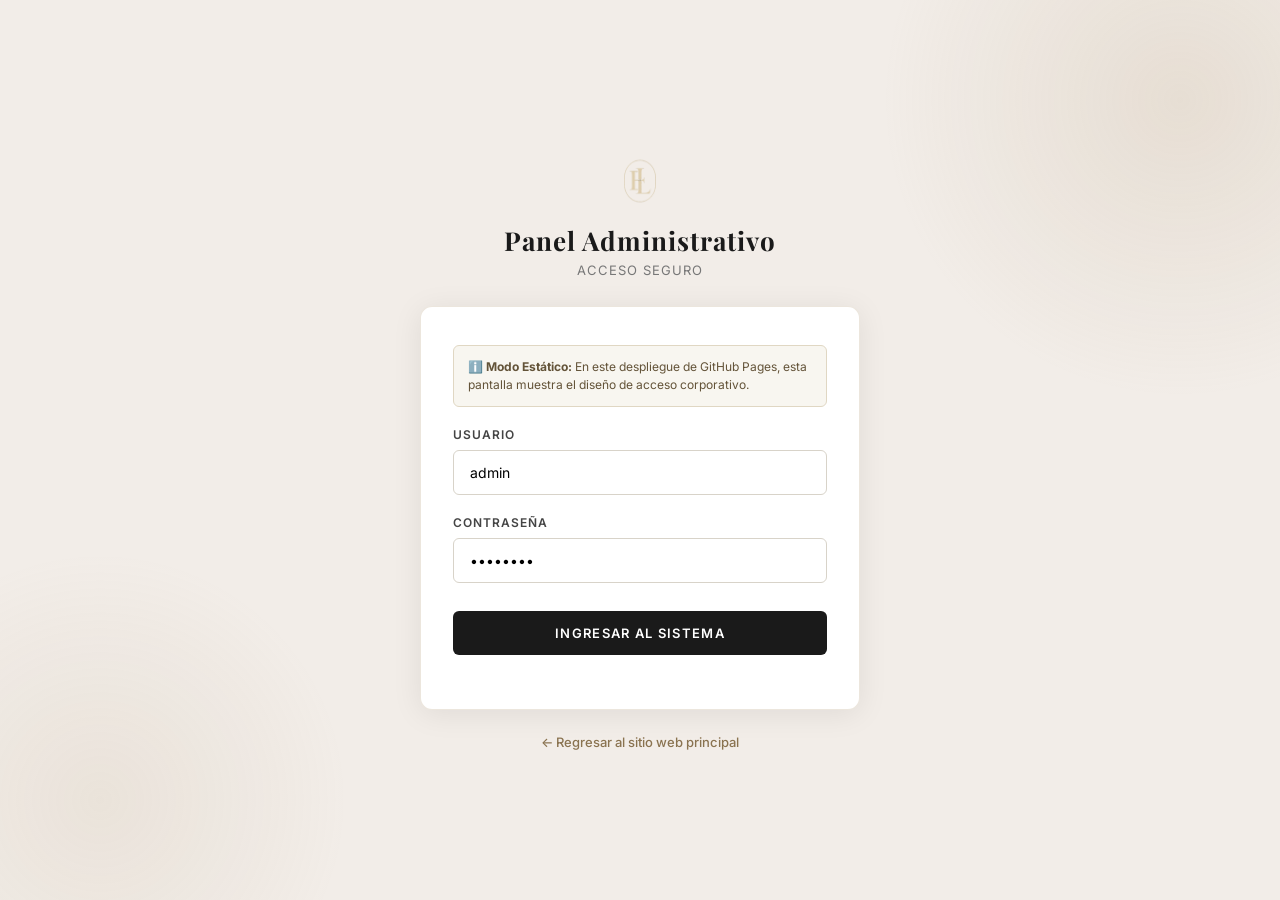
<file: login.html>
<!DOCTYPE html>
<html lang="es">
<head>
  <meta charset="UTF-8">
  <meta name="viewport" content="width=device-width, initial-scale=1.0">
  <meta name="robots" content="noindex,nofollow">
  <link rel="icon" href="assets/logos/logo.png" type="image/png">
  <title>Iniciar Sesión — Ellevate Inc.</title>
  
  <link rel="preconnect" href="https://fonts.googleapis.com">
  <link rel="preconnect" href="https://fonts.gstatic.com" crossorigin>
  <link href="https://fonts.googleapis.com/css2?family=Playfair+Display:wght@500;700&family=Inter:wght@300;400;500;600&display=swap" rel="stylesheet">
  <style>
    *, *::before, *::after { box-sizing: border-box; margin: 0; padding: 0; }

    body {
      font-family: 'Inter', sans-serif;
      min-height: 100vh;
      display: flex;
      align-items: center;
      justify-content: center;
      background: #f2ede8;
      position: relative;
      overflow: hidden;
      padding: 20px;
    }

    body::before {
      content: '';
      position: fixed;
      top: -200px; right: -200px;
      width: 600px; height: 600px;
      border-radius: 50%;
      background: radial-gradient(circle, rgba(180,155,120,0.18) 0%, transparent 70%);
    }
    body::after {
      content: '';
      position: fixed;
      bottom: -150px; left: -150px;
      width: 500px; height: 500px;
      border-radius: 50%;
      background: radial-gradient(circle, rgba(180,155,120,0.12) 0%, transparent 70%);
    }

    .login-wrapper {
      width: 100%;
      max-width: 440px;
      position: relative;
      z-index: 10;
    }

    .login-brand {
      text-align: center;
      margin-bottom: 28px;
    }
    .login-brand img {
      height: 60px;
      width: auto;
      margin: 0 auto 12px;
      display: block;
    }
    .login-brand h1 {
      font-family: 'Playfair Display', serif;
      font-size: 26px;
      font-weight: 700;
      color: #1a1a1a;
      letter-spacing: 0.04em;
    }
    .login-brand p {
      font-size: 13px;
      color: #777;
      margin-top: 4px;
      letter-spacing: 0.08em;
      text-transform: uppercase;
    }

    .login-card {
      background: #ffffff;
      border-radius: 12px;
      box-shadow: 0 4px 30px rgba(0, 0, 0, 0.08);
      border: 1px solid rgba(180, 155, 120, 0.25);
      padding: 38px 32px;
    }

    .form-group {
      margin-bottom: 20px;
    }
    .form-group label {
      display: block;
      font-size: 12px;
      font-weight: 600;
      color: #444;
      text-transform: uppercase;
      letter-spacing: 0.08em;
      margin-bottom: 8px;
    }
    .form-group input {
      width: 100%;
      padding: 13px 16px;
      border: 1.5px solid #d8d3c9;
      border-radius: 6px;
      font-size: 14px;
      font-family: 'Inter', sans-serif;
      outline: none;
      transition: border-color 0.2s, box-shadow 0.2s;
    }
    .form-group input:focus {
      border-color: #bfa980;
      box-shadow: 0 0 0 3px rgba(191, 169, 128, 0.2);
    }

    .btn-login {
      width: 100%;
      padding: 14px;
      background: #1a1a1a;
      color: #ffffff;
      font-family: 'Inter', sans-serif;
      font-size: 13px;
      font-weight: 600;
      letter-spacing: 0.1em;
      text-transform: uppercase;
      border: none;
      border-radius: 6px;
      cursor: pointer;
      transition: background 0.2s, transform 0.15s;
      margin-top: 8px;
    }
    .btn-login:hover {
      background: #333333;
      transform: translateY(-1px);
    }

    .login-footer {
      text-align: center;
      margin-top: 24px;
      font-size: 13px;
    }
    .login-footer a {
      color: #8a7350;
      text-decoration: none;
      font-weight: 500;
    }
    .login-footer a:hover {
      text-decoration: underline;
    }

    .demo-notice {
      background: #f8f6f0;
      border: 1px solid #e0d7c3;
      border-radius: 6px;
      padding: 12px 14px;
      font-size: 12px;
      color: #635338;
      margin-bottom: 20px;
      line-height: 1.5;
    }
  </style>
</head>
<body>

  <div class="login-wrapper">
    <div class="login-brand">
      <img src="assets/logos/logo.png" alt="Ellevate Inc.">
      <h1>Panel Administrativo</h1>
      <p>Acceso Seguro</p>
    </div>

    <div class="login-card">
      <div class="demo-notice">
        ℹ️ <strong>Modo Estático:</strong> En este despliegue de GitHub Pages, esta pantalla muestra el diseño de acceso corporativo.
      </div>

      <form id="loginForm">
        <div class="form-group">
          <label for="usuario">Usuario</label>
          <input type="text" id="usuario" placeholder="Ingresa tu usuario" value="admin" required>
        </div>

        <div class="form-group">
          <label for="contrasena">Contraseña</label>
          <input type="password" id="contrasena" placeholder="••••••••" value="admin123" required>
        </div>

        <button type="submit" class="btn-login">Ingresar al sistema</button>
      </form>

      <div id="loginFeedback" style="margin-top:16px;"></div>
    </div>

    <div class="login-footer">
      <a href="index.html">← Regresar al sitio web principal</a>
    </div>
  </div>

  <script>
    document.getElementById('loginForm').addEventListener('submit', (e) => {
      e.preventDefault();
      const feedback = document.getElementById('loginFeedback');
      feedback.innerHTML = `
        <div style="background:#f0fdf4;border:1px solid #86efac;color:#166534;padding:12px;border-radius:6px;font-size:13px;text-align:center;">
          ✅ Credenciales verificadas en demo. En el servidor PHP/MySQL con XAMPP, esto ingresa al panel <code>admin/</code>.
        </div>
      `;
    });
  </script>
</body>
</html>
</file>
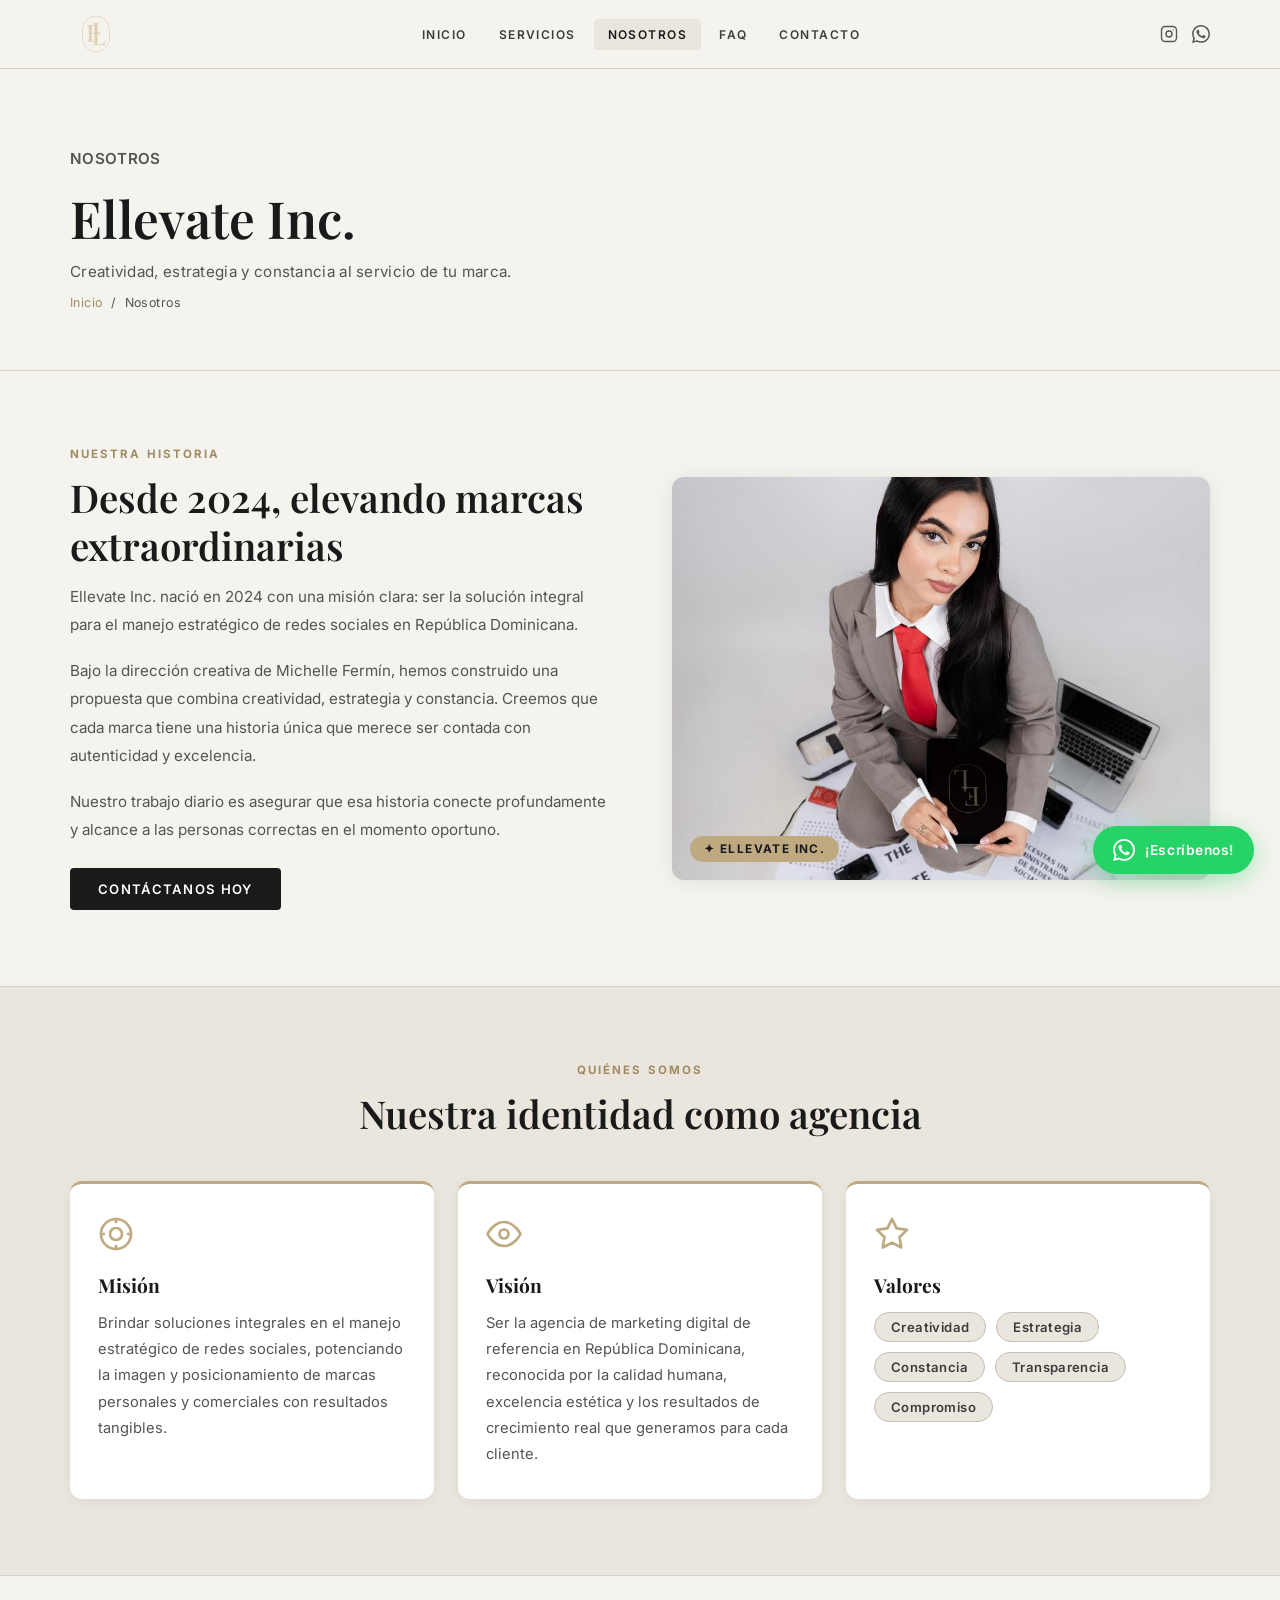
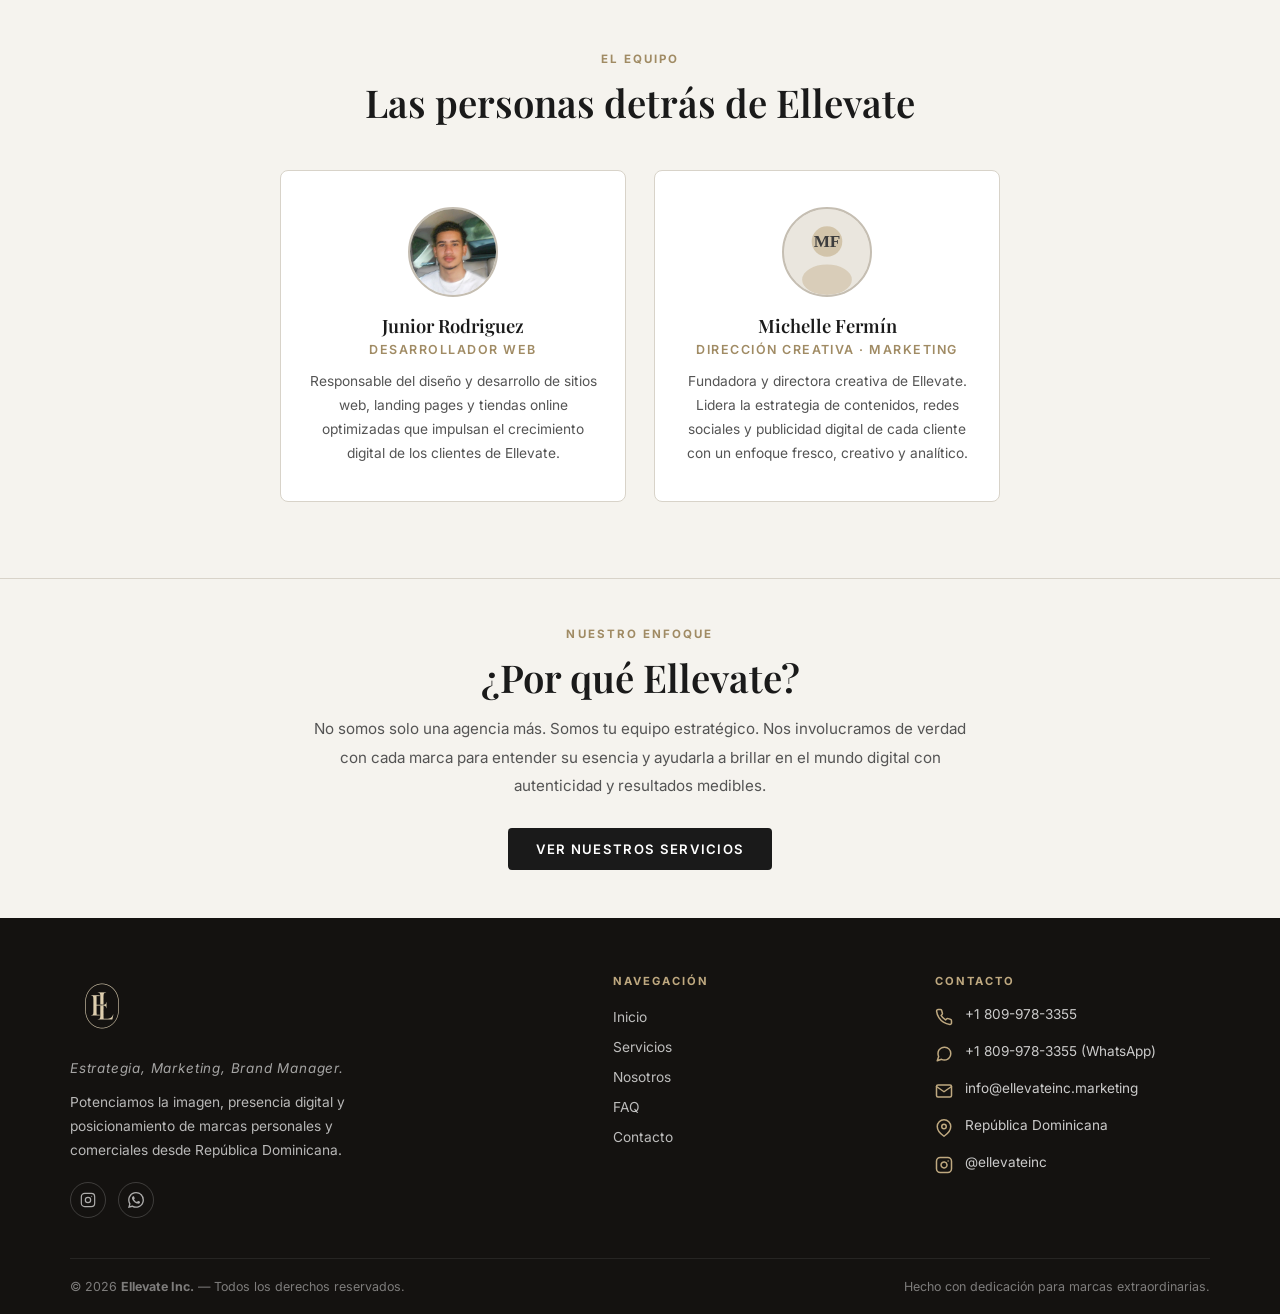
<file: nosotros.html>
<!DOCTYPE html>
<html lang="es">
<head>
  <meta charset="UTF-8">
  <meta name="viewport" content="width=device-width, initial-scale=1.0">
  <meta name="description" content="Conoce al equipo de Ellevate Inc. Somos Junior Rodriguez y Michelle Fermín, apasionados del marketing digital y el branding en República Dominicana.">
  <meta property="og:title" content="Nosotros — Ellevate Inc. | Agencia de Marketing Digital RD">
  <meta property="og:description" content="Nuestra historia, misión, visión y el equipo detrás de Ellevate Inc.">
  <meta property="og:type" content="website">
  <meta property="og:locale" content="es_DO">
  <link rel="icon" href="assets/logos/logo.png" type="image/png">
  <title>Nosotros — Ellevate Inc. | Agencia de Marketing Digital RD</title>

  <link rel="preconnect" href="https://fonts.googleapis.com">
  <link rel="preconnect" href="https://fonts.gstatic.com" crossorigin>
  <link href="https://fonts.googleapis.com/css2?family=Playfair+Display:ital,wght@0,400;0,500;0,600;0,700;1,400;1,500&family=Inter:wght@300;400;500;600;700&display=swap" rel="stylesheet">
  <link rel="stylesheet" href="css/style.css">
</head>
<body>

  <!-- ======= HEADER ======= -->
  <header class="site-header">
    <div class="container">
      <div class="header-inner">

        <!-- Logo -->
        <a href="index.html" class="logo">
          <img src="assets/logos/logo.png" alt="Ellevate Inc." class="logo-img">
        </a>

        <!-- Hamburger Móvil -->
        <button class="nav-toggle" id="navToggle" aria-label="Abrir menú">
          <span></span><span></span><span></span>
        </button>

        <!-- Navegación Principal -->
        <nav class="main-nav" id="mainNav" aria-label="Menú principal">
          <ul>
            <li><a href="index.html">Inicio</a></li>
            <li><a href="servicios.html">Servicios</a></li>
            <li><a href="nosotros.html" class="active">Nosotros</a></li>
            <li><a href="faq.html">FAQ</a></li>
            <li><a href="contacto.html">Contacto</a></li>
          </ul>
        </nav>

        <!-- Iconos Sociales en Header -->
        <div class="header-socials">
          <a href="https://www.instagram.com/ellevateinc?stkn=ZDNlZDc0MzIxNw==" target="_blank" rel="noopener" aria-label="Instagram">
            <svg viewBox="0 0 24 24" fill="none" stroke="currentColor" stroke-width="1.8" stroke-linecap="round" stroke-linejoin="round">
              <rect x="2" y="2" width="20" height="20" rx="5" ry="5"/>
              <circle cx="12" cy="12" r="4"/>
              <circle cx="17.5" cy="6.5" r=".8" fill="currentColor" stroke="none"/>
            </svg>
          </a>
          <a href="https://wa.me/18099783355" target="_blank" rel="noopener" aria-label="WhatsApp">
            <svg viewBox="0 0 24 24" fill="currentColor">
              <path d="M17.472 14.382c-.297-.149-1.758-.867-2.03-.967-.273-.099-.471-.148-.67.15-.197.297-.767.966-.94 1.164-.173.199-.347.223-.644.075-.297-.15-1.255-.463-2.39-1.475-.883-.788-1.48-1.761-1.653-2.059-.173-.297-.018-.458.13-.606.134-.133.298-.347.446-.52.149-.174.198-.298.298-.497.099-.198.05-.371-.025-.52-.075-.149-.669-1.612-.916-2.207-.242-.579-.487-.5-.669-.51-.173-.008-.371-.01-.57-.01-.198 0-.52.074-.792.372-.272.297-1.04 1.016-1.04 2.479 0 1.462 1.065 2.875 1.213 3.074.149.198 2.096 3.2 5.077 4.487.709.306 1.262.489 1.694.625.712.227 1.36.195 1.871.118.571-.085 1.758-.719 2.006-1.413.248-.694.248-1.289.173-1.413-.074-.124-.272-.198-.57-.347m-5.421 7.403h-.004a9.87 9.87 0 01-5.031-1.378l-.361-.214-3.741.982.998-3.648-.235-.374a9.86 9.86 0 01-1.51-5.26c.001-5.45 4.436-9.884 9.888-9.884 2.64 0 5.122 1.03 6.988 2.898a9.825 9.825 0 012.893 6.994c-.003 5.45-4.437 9.884-9.885 9.884m8.413-18.297A11.815 11.815 0 0012.05 0C5.495 0 .16 5.335.157 11.892c0 2.096.547 4.142 1.588 5.945L.057 24l6.305-1.654a11.882 11.882 0 005.683 1.448h.005c6.554 0 11.89-5.335 11.893-11.893a11.821 11.821 0 00-3.48-8.413z"/>
            </svg>
          </a>
        </div>

      </div>
    </div>
  </header>

  <main>

    <!-- HERO -->
    <section class="page-hero">
      <div class="container">
        <p class="hero-eyebrow">Nosotros</p>
        <h1>Ellevate Inc.</h1>
        <p>Creatividad, estrategia y constancia al servicio de tu marca.</p>
        <div class="breadcrumb"><a href="index.html">Inicio</a><span>/</span><span>Nosotros</span></div>
      </div>
    </section>

    <!-- HISTORIA / DESCRIPCIÓN -->
    <section class="section">
      <div class="container">
        <div style="display:grid;grid-template-columns:repeat(auto-fit,minmax(320px,1fr));gap:64px;align-items:center;">
          <div>
            <p class="section-label">Nuestra historia</p>
            <h2 class="section-title">Desde 2024, elevando marcas extraordinarias</h2>
            <p style="color:var(--ink-muted);line-height:1.85;margin-bottom:18px;font-size:.95rem;">
              Ellevate Inc. nació en 2024 con una misión clara: ser la solución integral para el manejo estratégico de redes sociales en República Dominicana.
            </p>
            <p style="color:var(--ink-muted);line-height:1.85;margin-bottom:18px;font-size:.95rem;">
              Bajo la dirección creativa de Michelle Fermín, hemos construido una propuesta que combina creatividad, estrategia y constancia. Creemos que cada marca tiene una historia única que merece ser contada con autenticidad y excelencia.
            </p>
            <p style="color:var(--ink-muted);line-height:1.85;margin-bottom:24px;font-size:.95rem;">
              Nuestro trabajo diario es asegurar que esa historia conecte profundamente y alcance a las personas correctas en el momento oportuno.
            </p>
            <a href="contacto.html" class="btn btn-dark">Contáctanos hoy</a>
          </div>

          <div class="nos-img-wrap fade-up">
            <img src="assets/ellevate5.jpeg" alt="Ellevate Inc.">
            <span class="nos-img-badge">✦ Ellevate Inc.</span>
          </div>
        </div>
      </div>
    </section>

    <!-- MISIÓN · VISIÓN · VALORES -->
    <section class="section" style="background:var(--cream-dark);border-top:1px solid var(--border);border-bottom:1px solid var(--border);">
      <div class="container">
        <p class="section-label" style="text-align:center;">Quiénes somos</p>
        <h2 class="section-title" style="text-align:center;margin-bottom:44px;">Nuestra identidad como agencia</h2>

        <div style="display:grid;grid-template-columns:repeat(auto-fit,minmax(280px,1fr));gap:24px;">

          <!-- Misión -->
          <div class="mv-card fade-up">
            <div class="mv-icon">
              <svg viewBox="0 0 24 24" fill="none" stroke="currentColor" stroke-width="1.8" stroke-linecap="round" stroke-linejoin="round">
                <circle cx="12" cy="12" r="10"/>
                <circle cx="12" cy="12" r="4"/>
                <line x1="12" y1="2" x2="12" y2="4"/>
                <line x1="12" y1="20" x2="12" y2="22"/>
                <line x1="2" y1="12" x2="4" y2="12"/>
                <line x1="20" y1="12" x2="22" y2="12"/>
              </svg>
            </div>
            <div class="mv-label">Misión</div>
            <p class="mv-text">
              Brindar soluciones integrales en el manejo estratégico de redes sociales, potenciando la imagen y posicionamiento de marcas personales y comerciales con resultados tangibles.
            </p>
          </div>

          <!-- Visión -->
          <div class="mv-card fade-up">
            <div class="mv-icon">
              <svg viewBox="0 0 24 24" fill="none" stroke="currentColor" stroke-width="1.8" stroke-linecap="round" stroke-linejoin="round">
                <path d="M1 12s4-8 11-8 11 8 11 8-4 8-11 8-11-8-11-8z"/>
                <circle cx="12" cy="12" r="3"/>
              </svg>
            </div>
            <div class="mv-label">Visión</div>
            <p class="mv-text">
              Ser la agencia de marketing digital de referencia en República Dominicana, reconocida por la calidad humana, excelencia estética y los resultados de crecimiento real que generamos para cada cliente.
            </p>
          </div>

          <!-- Valores -->
          <div class="mv-card fade-up">
            <div class="mv-icon">
              <svg viewBox="0 0 24 24" fill="none" stroke="currentColor" stroke-width="1.8" stroke-linecap="round" stroke-linejoin="round">
                <polygon points="12 2 15.09 8.26 22 9.27 17 14.14 18.18 21.02 12 17.77 5.82 21.02 7 14.14 2 9.27 8.91 8.26 12 2"/>
              </svg>
            </div>
            <div class="mv-label">Valores</div>
            <div class="valores-wrap">
              <span class="valor-pill">Creatividad</span>
              <span class="valor-pill">Estrategia</span>
              <span class="valor-pill">Constancia</span>
              <span class="valor-pill">Transparencia</span>
              <span class="valor-pill">Compromiso</span>
            </div>
          </div>

        </div>
      </div>
    </section>

    <!-- EQUIPO -->
    <section class="section">
      <div class="container">
        <p class="section-label" style="text-align:center;">El equipo</p>
        <h2 class="section-title" style="text-align:center;margin-bottom:44px;">Las personas detrás de Ellevate</h2>

        <div style="display:grid;grid-template-columns:repeat(auto-fit,minmax(280px,1fr));gap:28px;max-width:720px;margin:0 auto;">

          <!-- Miembro 1: Junior Rodriguez -->
          <div class="team-card fade-up">
            <div class="team-avatar">
              <img src="assets/imagenJunior.jpeg" alt="Junior Rodriguez" style="object-position:center top;">
            </div>
            <div class="team-name">Junior Rodriguez</div>
            <div class="team-role">Desarrollador Web</div>
            <p style="color:var(--ink-muted);font-size:.86rem;line-height:1.75;margin-top:12px;">
              Responsable del diseño y desarrollo de sitios web, landing pages y tiendas online optimizadas que impulsan el crecimiento digital de los clientes de Ellevate.
            </p>
          </div>

          <!-- Miembro 2: Michelle Fermín -->
          <div class="team-card fade-up">
            <div class="team-avatar">
              <svg viewBox="0 0 90 90" fill="none" width="90" height="90">
                <rect width="90" height="90" rx="45" fill="#EAE6DE"/>
                <circle cx="45" cy="34" r="16" fill="#BFA980" opacity=".55"/>
                <ellipse cx="45" cy="74" rx="26" ry="16" fill="#BFA980" opacity=".40"/>
                <text x="45" y="40" text-anchor="middle" font-family="Georgia,serif" font-size="18" font-weight="700" fill="#3D3D3D">MF</text>
              </svg>
            </div>
            <div class="team-name">Michelle Fermín</div>
            <div class="team-role">Dirección Creativa · Marketing</div>
            <p style="color:var(--ink-muted);font-size:.86rem;line-height:1.75;margin-top:12px;">
              Fundadora y directora creativa de Ellevate. Lidera la estrategia de contenidos, redes sociales y publicidad digital de cada cliente con un enfoque fresco, creativo y analítico.
            </p>
          </div>

        </div>
      </div>
    </section>

    <!-- ENFOQUE / CTA -->
    <section class="section-sm" style="border-top:1px solid var(--border);">
      <div class="container" style="max-width:680px;text-align:center;">
        <p class="section-label">Nuestro enfoque</p>
        <h2 class="section-title">¿Por qué Ellevate?</h2>
        <p style="color:var(--ink-muted);line-height:1.85;font-size:.95rem;margin-bottom:28px;">
          No somos solo una agencia más. Somos tu equipo estratégico. Nos involucramos de verdad con cada marca para entender su esencia y ayudarla a brillar en el mundo digital con autenticidad y resultados medibles.
        </p>
        <a href="servicios.html" class="btn btn-dark">Ver nuestros servicios</a>
      </div>
    </section>

  </main>

  <!-- ======= FOOTER ======= -->
  <footer class="site-footer">
    <div class="container">

      <div class="footer-main">

        <!-- Col 1: Marca -->
        <div class="footer-brand">
          <a href="index.html" class="logo" style="margin-bottom:12px;display:inline-flex;">
            <img src="assets/logos/logo.png" alt="Ellevate Inc." class="logo-img" style="height:64px;width:auto;">
          </a>
          <div class="footer-slogan">Estrategia, Marketing, Brand Manager.</div>
          <p class="footer-desc">Potenciamos la imagen, presencia digital y posicionamiento de marcas personales y comerciales desde República Dominicana.</p>

          <div class="footer-social">
            <a href="https://www.instagram.com/ellevateinc?stkn=ZDNlZDc0MzIxNw==" target="_blank" rel="noopener" aria-label="Instagram">
              <svg viewBox="0 0 24 24" fill="none" stroke="currentColor" stroke-width="1.8" stroke-linecap="round" stroke-linejoin="round">
                <rect x="2" y="2" width="20" height="20" rx="5" ry="5"/>
                <circle cx="12" cy="12" r="4"/>
                <circle cx="17.5" cy="6.5" r=".8" fill="currentColor" stroke="none"/>
              </svg>
            </a>
            <a href="https://wa.me/18099783355" target="_blank" rel="noopener" aria-label="WhatsApp">
              <svg viewBox="0 0 24 24" fill="currentColor">
                <path d="M17.472 14.382c-.297-.149-1.758-.867-2.03-.967-.273-.099-.471-.148-.67.15-.197.297-.767.966-.94 1.164-.173.199-.347.223-.644.075-.297-.15-1.255-.463-2.39-1.475-.883-.788-1.48-1.761-1.653-2.059-.173-.297-.018-.458.13-.606.134-.133.298-.347.446-.52.149-.174.198-.298.298-.497.099-.198.05-.371-.025-.52-.075-.149-.669-1.612-.916-2.207-.242-.579-.487-.5-.669-.51-.173-.008-.371-.01-.57-.01-.198 0-.52.074-.792.372-.272.297-1.04 1.016-1.04 2.479 0 1.462 1.065 2.875 1.213 3.074.149.198 2.096 3.2 5.077 4.487.709.306 1.262.489 1.694.625.712.227 1.36.195 1.871.118.571-.085 1.758-.719 2.006-1.413.248-.694.248-1.289.173-1.413-.074-.124-.272-.198-.57-.347m-5.421 7.403h-.004a9.87 9.87 0 01-5.031-1.378l-.361-.214-3.741.982.998-3.648-.235-.374a9.86 9.86 0 01-1.51-5.26c.001-5.45 4.436-9.884 9.888-9.884 2.64 0 5.122 1.03 6.988 2.898a9.825 9.825 0 012.893 6.994c-.003 5.45-4.437 9.884-9.885 9.884m8.413-18.297A11.815 11.815 0 0012.05 0C5.495 0 .16 5.335.157 11.892c0 2.096.547 4.142 1.588 5.945L.057 24l6.305-1.654a11.882 11.882 0 005.683 1.448h.005c6.554 0 11.89-5.335 11.893-11.893a11.821 11.821 0 00-3.48-8.413z"/>
              </svg>
            </a>
          </div>
        </div>

        <!-- Col 2: Navegación -->
        <div class="footer-col">
          <h4>Navegación</h4>
          <ul>
            <li><a href="index.html">Inicio</a></li>
            <li><a href="servicios.html">Servicios</a></li>
            <li><a href="nosotros.html">Nosotros</a></li>
            <li><a href="faq.html">FAQ</a></li>
            <li><a href="contacto.html">Contacto</a></li>
          </ul>
        </div>

        <!-- Col 3: Contacto -->
        <div class="footer-col">
          <h4>Contacto</h4>

          <div class="footer-contact-item">
            <span class="icon">
              <svg viewBox="0 0 24 24" width="18" height="18" stroke="currentColor" stroke-width="2" fill="none" stroke-linecap="round" stroke-linejoin="round">
                <path d="M22 16.92v3a2 2 0 0 1-2.18 2 19.79 19.79 0 0 1-8.63-3.07 19.5 19.5 0 0 1-6-6 19.79 19.79 0 0 1-3.07-8.67A2 2 0 0 1 4.11 2h3a2 2 0 0 1 2 1.72 12.84 12.84 0 0 0 .7 2.81 2 2 0 0 1-.45 2.11L8.09 9.91a16 16 0 0 0 6 6l1.27-1.27a2 2 0 0 1 2.11-.45 12.84 12.84 0 0 0 2.81.7A2 2 0 0 1 22 16.92z"></path>
              </svg>
            </span>
            <div><a href="tel:+18099783355">+1 809-978-3355</a></div>
          </div>

          <div class="footer-contact-item">
            <span class="icon">
              <svg viewBox="0 0 24 24" width="18" height="18" stroke="currentColor" stroke-width="2" fill="none" stroke-linecap="round" stroke-linejoin="round">
                <path d="M21 11.5a8.38 8.38 0 0 1-.9 3.8 8.5 8.5 0 0 1-7.6 4.7 8.38 8.38 0 0 1-3.8-.9L3 21l1.9-5.7a8.38 8.38 0 0 1-.9-3.8 8.5 8.5 0 0 1 4.7-7.6 8.38 8.38 0 0 1 3.8-.9h.5a8.48 8.48 0 0 1 8 8v.5z"></path>
              </svg>
            </span>
            <div><a href="https://wa.me/18099783355" target="_blank" rel="noopener">+1 809-978-3355 (WhatsApp)</a></div>
          </div>

          <div class="footer-contact-item">
            <span class="icon">
              <svg viewBox="0 0 24 24" width="18" height="18" stroke="currentColor" stroke-width="2" fill="none" stroke-linecap="round" stroke-linejoin="round">
                <path d="M4 4h16c1.1 0 2 .9 2 2v12c0 1.1-.9 2-2 2H4c-1.1 0-2-.9-2-2V6c0-1.1.9-2 2-2z"></path>
                <polyline points="22,6 12,13 2,6"></polyline>
              </svg>
            </span>
            <div><a href="mailto:info@ellevateinc.marketing">info@ellevateinc.marketing</a></div>
          </div>

          <div class="footer-contact-item">
            <span class="icon">
              <svg viewBox="0 0 24 24" width="18" height="18" stroke="currentColor" stroke-width="2" fill="none" stroke-linecap="round" stroke-linejoin="round">
                <path d="M21 10c0 7-9 13-9 13s-9-6-9-13a9 9 0 0 1 18 0z"></path>
                <circle cx="12" cy="10" r="3"></circle>
              </svg>
            </span>
            <div><span>República Dominicana</span></div>
          </div>

          <div class="footer-contact-item">
            <span class="icon">
              <svg viewBox="0 0 24 24" width="18" height="18" stroke="currentColor" stroke-width="2" fill="none" stroke-linecap="round" stroke-linejoin="round">
                <rect x="2" y="2" width="20" height="20" rx="5" ry="5"></rect>
                <path d="M16 11.37A4 4 0 1 1 12.63 8 4 4 0 0 1 16 11.37z"></path>
                <line x1="17.5" y1="6.5" x2="17.51" y2="6.5"></line>
              </svg>
            </span>
            <div><a href="https://www.instagram.com/ellevateinc?stkn=ZDNlZDc0MzIxNw==" target="_blank" rel="noopener">@ellevateinc</a></div>
          </div>

        </div>

      </div>

      <div class="footer-bottom">
        <span>&copy; 2026 <strong>Ellevate Inc.</strong> — Todos los derechos reservados.</span>
        <span>Hecho con dedicación para marcas extraordinarias.</span>
      </div>

    </div>
  </footer>

  <!-- ======= BOTÓN FLOTANTE WHATSAPP ======= -->
  <a href="https://wa.me/18099783355?text=Hola%20Ellevate%20Inc.%2C%20me%20interesa%20obtener%20información."
     class="whatsapp-float"
     target="_blank"
     rel="noopener"
     aria-label="Contactar por WhatsApp">
    <svg viewBox="0 0 24 24" fill="currentColor" aria-hidden="true">
      <path d="M17.472 14.382c-.297-.149-1.758-.867-2.03-.967-.273-.099-.471-.148-.67.15-.197.297-.767.966-.94 1.164-.173.199-.347.223-.644.075-.297-.15-1.255-.463-2.39-1.475-.883-.788-1.48-1.761-1.653-2.059-.173-.297-.018-.458.13-.606.134-.133.298-.347.446-.52.149-.174.198-.298.298-.497.099-.198.05-.371-.025-.52-.075-.149-.669-1.612-.916-2.207-.242-.579-.487-.5-.669-.51-.173-.008-.371-.01-.57-.01-.198 0-.52.074-.792.372-.272.297-1.04 1.016-1.04 2.479 0 1.462 1.065 2.875 1.213 3.074.149.198 2.096 3.2 5.077 4.487.709.306 1.262.489 1.694.625.712.227 1.36.195 1.871.118.571-.085 1.758-.719 2.006-1.413.248-.694.248-1.289.173-1.413-.074-.124-.272-.198-.57-.347m-5.421 7.403h-.004a9.87 9.87 0 01-5.031-1.378l-.361-.214-3.741.982.998-3.648-.235-.374a9.86 9.86 0 01-1.51-5.26c.001-5.45 4.436-9.884 9.888-9.884 2.64 0 5.122 1.03 6.988 2.898a9.825 9.825 0 012.893 6.994c-.003 5.45-4.437 9.884-9.885 9.884m8.413-18.297A11.815 11.815 0 0012.05 0C5.495 0 .16 5.335.157 11.892c0 2.096.547 4.142 1.588 5.945L.057 24l6.305-1.654a11.882 11.882 0 005.683 1.448h.005c6.554 0 11.89-5.335 11.893-11.893a11.821 11.821 0 00-3.48-8.413z"/>
    </svg>
    <span class="wa-label">¡Escríbenos!</span>
  </a>

  <!-- Scripts -->
  <script src="js/main.js"></script>
</body>
</html>
</file>
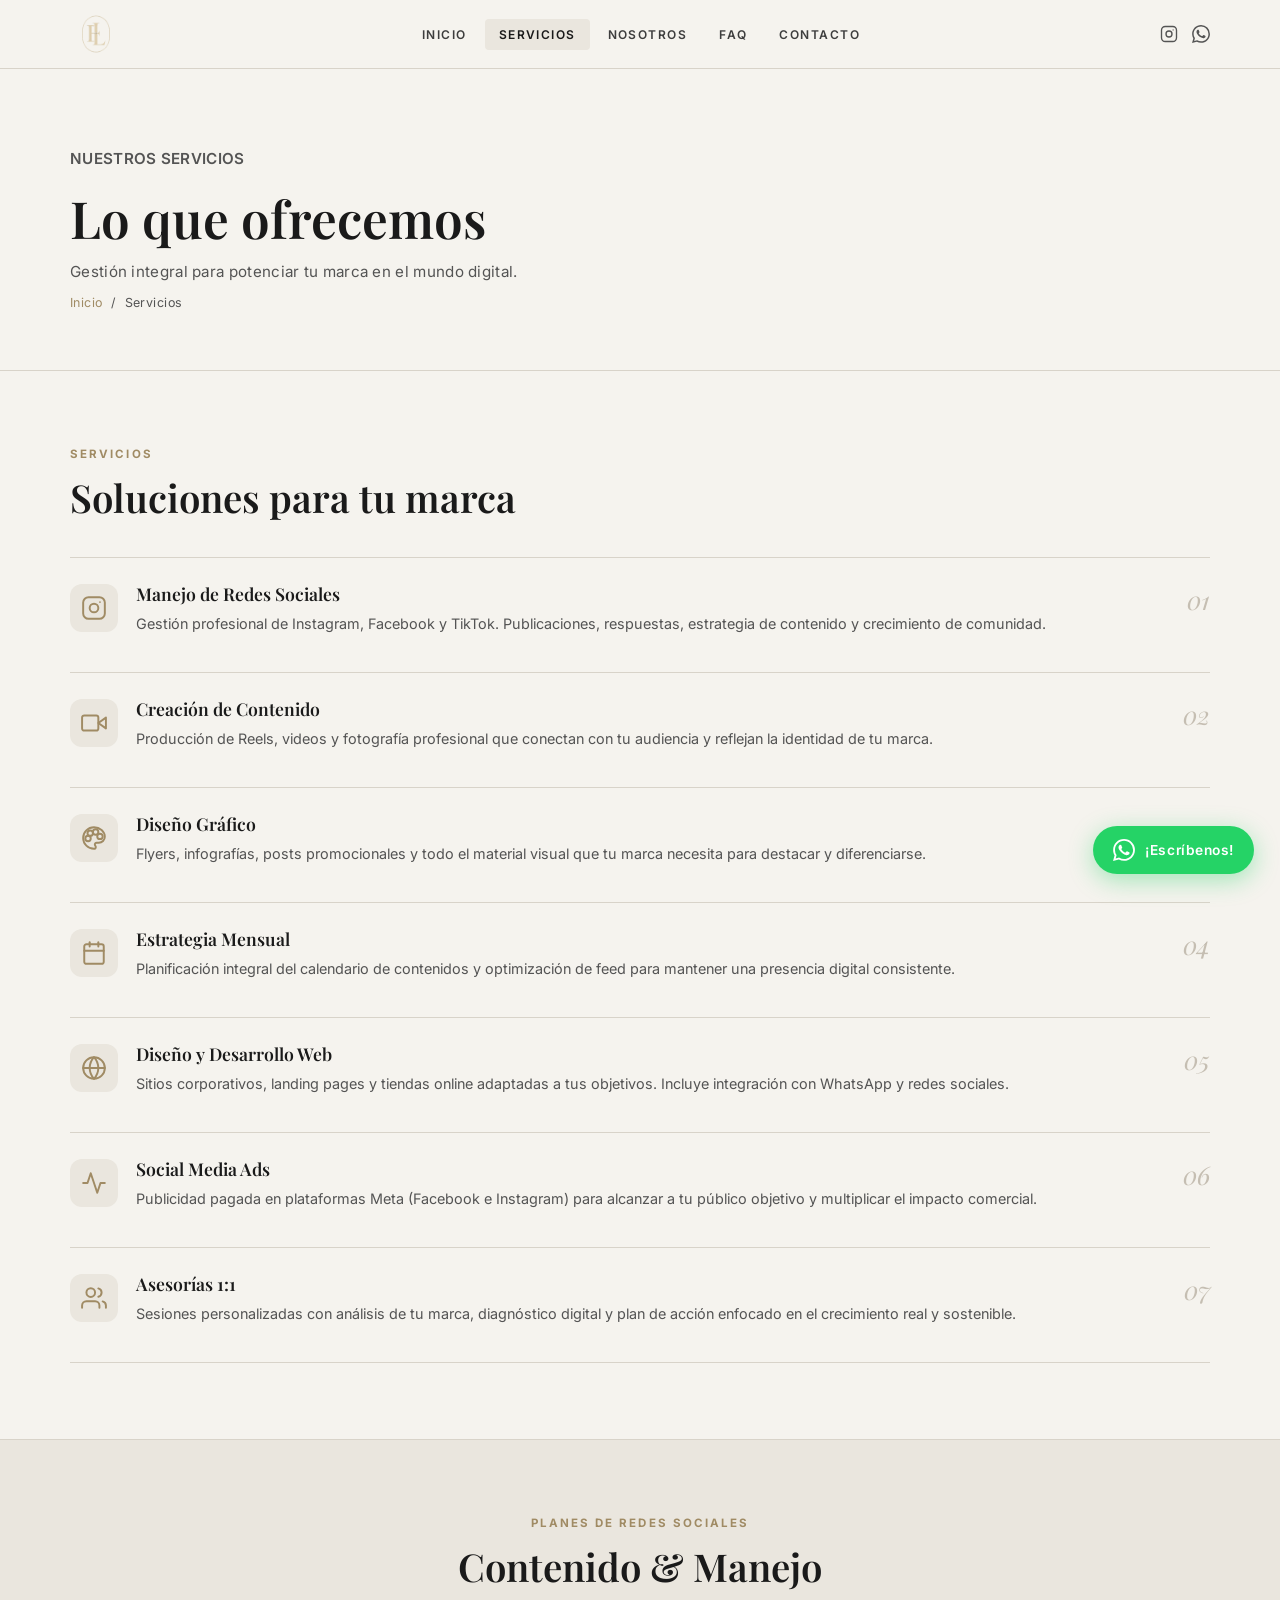
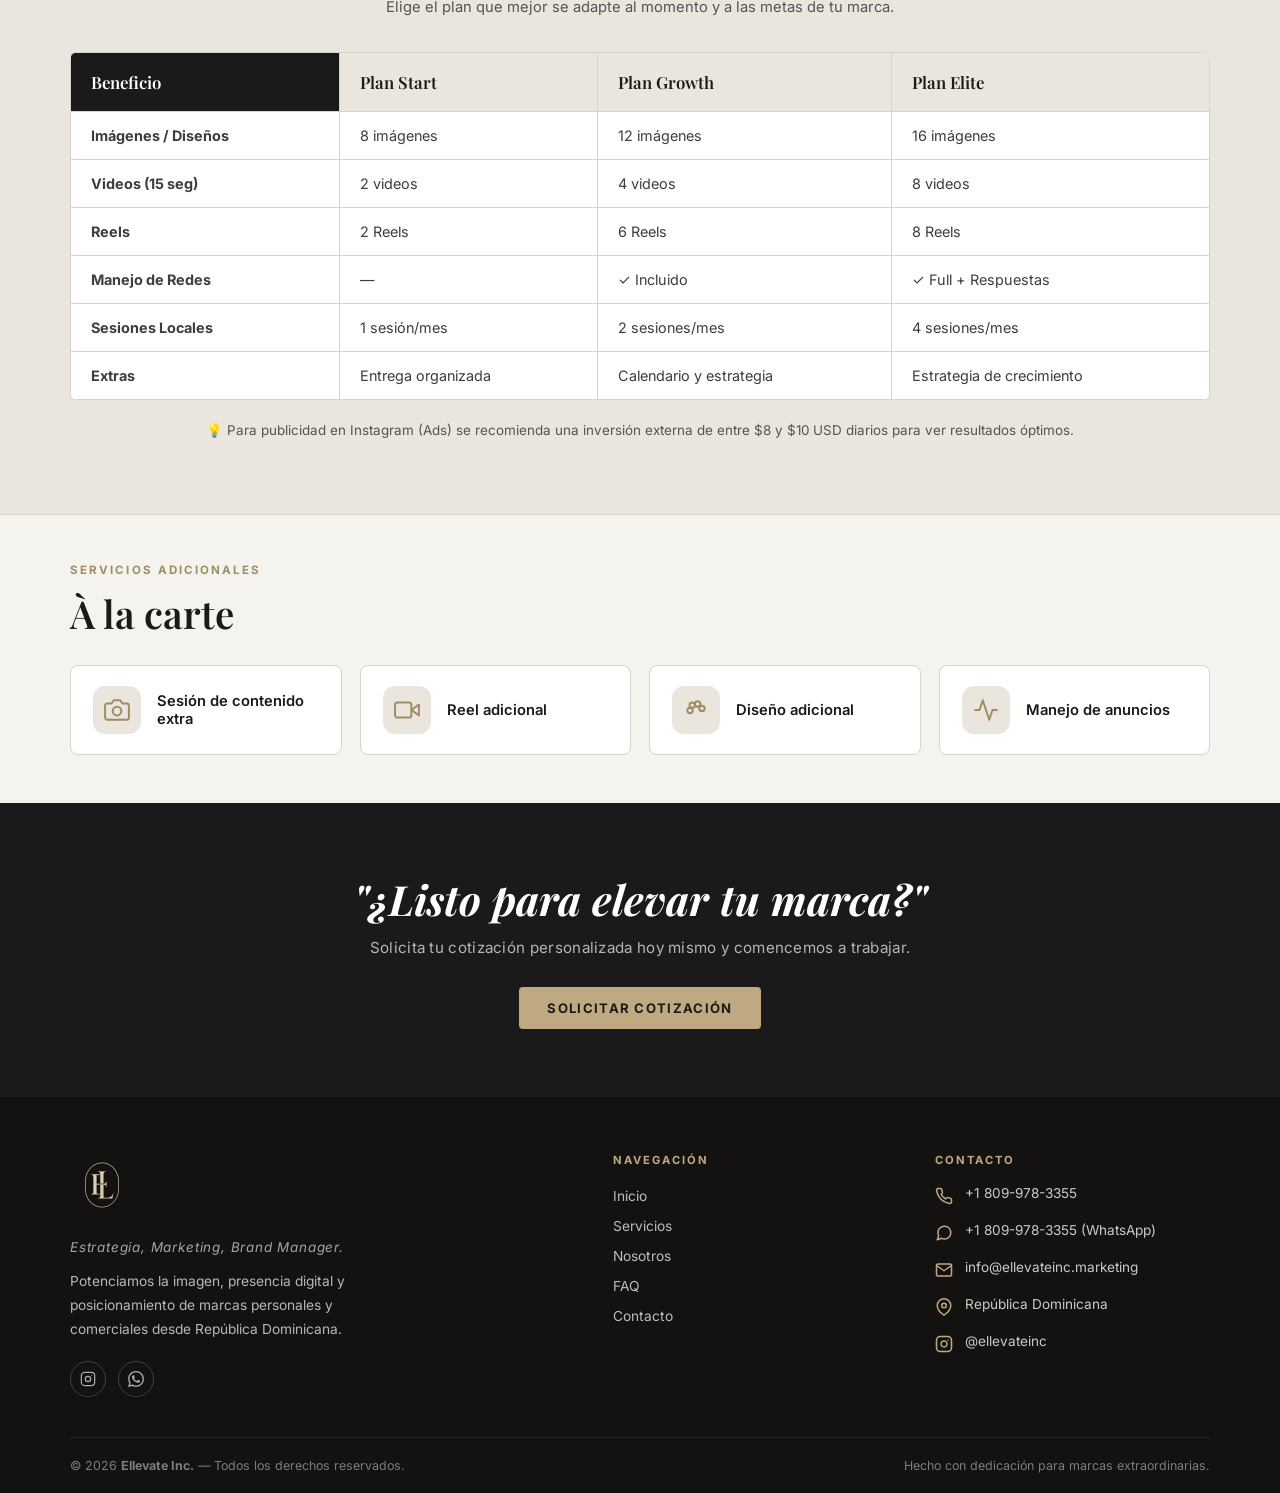
<file: servicios.html>
<!DOCTYPE html>
<html lang="es">
<head>
  <meta charset="UTF-8">
  <meta name="viewport" content="width=device-width, initial-scale=1.0">
  <meta name="description" content="Gestión de redes sociales, creación de contenido, diseño gráfico, desarrollo web y publicidad digital. Descubre los planes y servicios de Ellevate Inc.">
  <meta property="og:title" content="Servicios — Ellevate Inc. | Redes Sociales, Contenido y Más">
  <meta property="og:description" content="Planes de redes sociales, desarrollo web y asesoría estratégica de marketing digital en República Dominicana.">
  <meta property="og:type" content="website">
  <meta property="og:locale" content="es_DO">
  <link rel="icon" href="assets/logos/logo.png" type="image/png">
  <title>Servicios — Ellevate Inc. | Redes Sociales, Contenido y Más</title>

  <link rel="preconnect" href="https://fonts.googleapis.com">
  <link rel="preconnect" href="https://fonts.gstatic.com" crossorigin>
  <link href="https://fonts.googleapis.com/css2?family=Playfair+Display:ital,wght@0,400;0,500;0,600;0,700;1,400;1,500&family=Inter:wght@300;400;500;600;700&display=swap" rel="stylesheet">
  <link rel="stylesheet" href="css/style.css">
</head>
<body>

  <!-- ======= HEADER ======= -->
  <header class="site-header">
    <div class="container">
      <div class="header-inner">

        <!-- Logo -->
        <a href="index.html" class="logo">
          <img src="assets/logos/logo.png" alt="Ellevate Inc." class="logo-img">
        </a>

        <!-- Hamburger Móvil -->
        <button class="nav-toggle" id="navToggle" aria-label="Abrir menú">
          <span></span><span></span><span></span>
        </button>

        <!-- Navegación Principal -->
        <nav class="main-nav" id="mainNav" aria-label="Menú principal">
          <ul>
            <li><a href="index.html">Inicio</a></li>
            <li><a href="servicios.html" class="active">Servicios</a></li>
            <li><a href="nosotros.html">Nosotros</a></li>
            <li><a href="faq.html">FAQ</a></li>
            <li><a href="contacto.html">Contacto</a></li>
          </ul>
        </nav>

        <!-- Iconos Sociales en Header -->
        <div class="header-socials">
          <a href="https://www.instagram.com/ellevateinc?stkn=ZDNlZDc0MzIxNw==" target="_blank" rel="noopener" aria-label="Instagram">
            <svg viewBox="0 0 24 24" fill="none" stroke="currentColor" stroke-width="1.8" stroke-linecap="round" stroke-linejoin="round">
              <rect x="2" y="2" width="20" height="20" rx="5" ry="5"/>
              <circle cx="12" cy="12" r="4"/>
              <circle cx="17.5" cy="6.5" r=".8" fill="currentColor" stroke="none"/>
            </svg>
          </a>
          <a href="https://wa.me/18099783355" target="_blank" rel="noopener" aria-label="WhatsApp">
            <svg viewBox="0 0 24 24" fill="currentColor">
              <path d="M17.472 14.382c-.297-.149-1.758-.867-2.03-.967-.273-.099-.471-.148-.67.15-.197.297-.767.966-.94 1.164-.173.199-.347.223-.644.075-.297-.15-1.255-.463-2.39-1.475-.883-.788-1.48-1.761-1.653-2.059-.173-.297-.018-.458.13-.606.134-.133.298-.347.446-.52.149-.174.198-.298.298-.497.099-.198.05-.371-.025-.52-.075-.149-.669-1.612-.916-2.207-.242-.579-.487-.5-.669-.51-.173-.008-.371-.01-.57-.01-.198 0-.52.074-.792.372-.272.297-1.04 1.016-1.04 2.479 0 1.462 1.065 2.875 1.213 3.074.149.198 2.096 3.2 5.077 4.487.709.306 1.262.489 1.694.625.712.227 1.36.195 1.871.118.571-.085 1.758-.719 2.006-1.413.248-.694.248-1.289.173-1.413-.074-.124-.272-.198-.57-.347m-5.421 7.403h-.004a9.87 9.87 0 01-5.031-1.378l-.361-.214-3.741.982.998-3.648-.235-.374a9.86 9.86 0 01-1.51-5.26c.001-5.45 4.436-9.884 9.888-9.884 2.64 0 5.122 1.03 6.988 2.898a9.825 9.825 0 012.893 6.994c-.003 5.45-4.437 9.884-9.885 9.884m8.413-18.297A11.815 11.815 0 0012.05 0C5.495 0 .16 5.335.157 11.892c0 2.096.547 4.142 1.588 5.945L.057 24l6.305-1.654a11.882 11.882 0 005.683 1.448h.005c6.554 0 11.89-5.335 11.893-11.893a11.821 11.821 0 00-3.48-8.413z"/>
            </svg>
          </a>
        </div>

      </div>
    </div>
  </header>

  <main>

    <!-- HERO -->
    <section class="page-hero">
      <div class="container">
        <p class="hero-eyebrow">Nuestros servicios</p>
        <h1>Lo que ofrecemos</h1>
        <p>Gestión integral para potenciar tu marca en el mundo digital.</p>
        <div class="breadcrumb"><a href="index.html">Inicio</a><span>/</span><span>Servicios</span></div>
      </div>
    </section>

    <!-- SERVICIOS PRINCIPALES -->
    <section class="section">
      <div class="container">
        <p class="section-label">Servicios</p>
        <h2 class="section-title" style="margin-bottom:36px;">Soluciones para tu marca</h2>

        <div style="display:flex;flex-direction:column;gap:0;">

          <!-- 01 -->
          <div class="list-row fade-up" style="gap:20px;align-items:flex-start;padding:24px 0;">
            <div style="display:flex;gap:18px;align-items:flex-start;flex:1;">
              <div class="card-icon" style="flex-shrink:0;margin-top:2px;">
                <svg viewBox="0 0 24 24" fill="none" stroke="currentColor" stroke-width="1.8" stroke-linecap="round" stroke-linejoin="round">
                  <rect x="2" y="2" width="20" height="20" rx="5"/>
                  <circle cx="12" cy="12" r="4"/>
                  <circle cx="17.5" cy="6.5" r=".8" fill="currentColor" stroke="none"/>
                </svg>
              </div>
              <div>
                <div class="list-row-title" style="font-size:1.1rem;margin-bottom:6px;">Manejo de Redes Sociales</div>
                <p style="color:var(--ink-muted);font-size:.90rem;line-height:1.75;">
                  Gestión profesional de Instagram, Facebook y TikTok. Publicaciones, respuestas, estrategia de contenido y crecimiento de comunidad.
                </p>
              </div>
            </div>
            <span style="font-family:'Playfair Display',serif;font-size:1.6rem;color:var(--border-dark);font-style:italic;flex-shrink:0;">01</span>
          </div>

          <!-- 02 -->
          <div class="list-row fade-up" style="gap:20px;align-items:flex-start;padding:24px 0;">
            <div style="display:flex;gap:18px;align-items:flex-start;flex:1;">
              <div class="card-icon" style="flex-shrink:0;margin-top:2px;">
                <svg viewBox="0 0 24 24" fill="none" stroke="currentColor" stroke-width="1.8" stroke-linecap="round" stroke-linejoin="round">
                  <polygon points="23 7 16 12 23 17 23 7"/>
                  <rect x="1" y="5" width="15" height="14" rx="2"/>
                </svg>
              </div>
              <div>
                <div class="list-row-title" style="font-size:1.1rem;margin-bottom:6px;">Creación de Contenido</div>
                <p style="color:var(--ink-muted);font-size:.90rem;line-height:1.75;">
                  Producción de Reels, videos y fotografía profesional que conectan con tu audiencia y reflejan la identidad de tu marca.
                </p>
              </div>
            </div>
            <span style="font-family:'Playfair Display',serif;font-size:1.6rem;color:var(--border-dark);font-style:italic;flex-shrink:0;">02</span>
          </div>

          <!-- 03 -->
          <div class="list-row fade-up" style="gap:20px;align-items:flex-start;padding:24px 0;">
            <div style="display:flex;gap:18px;align-items:flex-start;flex:1;">
              <div class="card-icon" style="flex-shrink:0;margin-top:2px;">
                <svg viewBox="0 0 24 24" fill="none" stroke="currentColor" stroke-width="1.8" stroke-linecap="round" stroke-linejoin="round">
                  <circle cx="13.5" cy="6.5" r="2.5"/><circle cx="17.5" cy="10.5" r="2.5"/><circle cx="8.5" cy="7.5" r="2.5"/><circle cx="6.5" cy="12.5" r="2.5"/>
                  <path d="M12 2C6.5 2 2 6.5 2 12s4.5 10 10 10c.926 0 1.648-.746 1.648-1.688 0-.437-.18-.835-.437-1.125-.29-.289-.438-.652-.438-1.125a1.64 1.64 0 0 1 1.668-1.668h1.996c3.051 0 5.555-2.503 5.555-5.554C21.965 6.012 17.461 2 12 2z"/>
                </svg>
              </div>
              <div>
                <div class="list-row-title" style="font-size:1.1rem;margin-bottom:6px;">Diseño Gráfico</div>
                <p style="color:var(--ink-muted);font-size:.90rem;line-height:1.75;">
                  Flyers, infografías, posts promocionales y todo el material visual que tu marca necesita para destacar y diferenciarse.
                </p>
              </div>
            </div>
            <span style="font-family:'Playfair Display',serif;font-size:1.6rem;color:var(--border-dark);font-style:italic;flex-shrink:0;">03</span>
          </div>

          <!-- 04 -->
          <div class="list-row fade-up" style="gap:20px;align-items:flex-start;padding:24px 0;">
            <div style="display:flex;gap:18px;align-items:flex-start;flex:1;">
              <div class="card-icon" style="flex-shrink:0;margin-top:2px;">
                <svg viewBox="0 0 24 24" fill="none" stroke="currentColor" stroke-width="1.8" stroke-linecap="round" stroke-linejoin="round">
                  <rect x="3" y="4" width="18" height="18" rx="2"/><line x1="16" y1="2" x2="16" y2="6"/><line x1="8" y1="2" x2="8" y2="6"/><line x1="3" y1="10" x2="21" y2="10"/>
                </svg>
              </div>
              <div>
                <div class="list-row-title" style="font-size:1.1rem;margin-bottom:6px;">Estrategia Mensual</div>
                <p style="color:var(--ink-muted);font-size:.90rem;line-height:1.75;">
                  Planificación integral del calendario de contenidos y optimización de feed para mantener una presencia digital consistente.
                </p>
              </div>
            </div>
            <span style="font-family:'Playfair Display',serif;font-size:1.6rem;color:var(--border-dark);font-style:italic;flex-shrink:0;">04</span>
          </div>

          <!-- 05 -->
          <div class="list-row fade-up" style="gap:20px;align-items:flex-start;padding:24px 0;">
            <div style="display:flex;gap:18px;align-items:flex-start;flex:1;">
              <div class="card-icon" style="flex-shrink:0;margin-top:2px;">
                <svg viewBox="0 0 24 24" fill="none" stroke="currentColor" stroke-width="1.8" stroke-linecap="round" stroke-linejoin="round">
                  <circle cx="12" cy="12" r="10"/><line x1="2" y1="12" x2="22" y2="12"/><path d="M12 2a15.3 15.3 0 0 1 4 10 15.3 15.3 0 0 1-4 10 15.3 15.3 0 0 1-4-10 15.3 15.3 0 0 1 4-10z"/>
                </svg>
              </div>
              <div>
                <div class="list-row-title" style="font-size:1.1rem;margin-bottom:6px;">Diseño y Desarrollo Web</div>
                <p style="color:var(--ink-muted);font-size:.90rem;line-height:1.75;">
                  Sitios corporativos, landing pages y tiendas online adaptadas a tus objetivos. Incluye integración con WhatsApp y redes sociales.
                </p>
              </div>
            </div>
            <span style="font-family:'Playfair Display',serif;font-size:1.6rem;color:var(--border-dark);font-style:italic;flex-shrink:0;">05</span>
          </div>

          <!-- 06 -->
          <div class="list-row fade-up" style="gap:20px;align-items:flex-start;padding:24px 0;">
            <div style="display:flex;gap:18px;align-items:flex-start;flex:1;">
              <div class="card-icon" style="flex-shrink:0;margin-top:2px;">
                <svg viewBox="0 0 24 24" fill="none" stroke="currentColor" stroke-width="1.8" stroke-linecap="round" stroke-linejoin="round">
                  <path d="M22 12h-4l-3 9L9 3l-3 9H2"/>
                </svg>
              </div>
              <div>
                <div class="list-row-title" style="font-size:1.1rem;margin-bottom:6px;">Social Media Ads</div>
                <p style="color:var(--ink-muted);font-size:.90rem;line-height:1.75;">
                  Publicidad pagada en plataformas Meta (Facebook e Instagram) para alcanzar a tu público objetivo y multiplicar el impacto comercial.
                </p>
              </div>
            </div>
            <span style="font-family:'Playfair Display',serif;font-size:1.6rem;color:var(--border-dark);font-style:italic;flex-shrink:0;">06</span>
          </div>

          <!-- 07 -->
          <div class="list-row fade-up" style="gap:20px;align-items:flex-start;padding:24px 0;">
            <div style="display:flex;gap:18px;align-items:flex-start;flex:1;">
              <div class="card-icon" style="flex-shrink:0;margin-top:2px;">
                <svg viewBox="0 0 24 24" fill="none" stroke="currentColor" stroke-width="1.8" stroke-linecap="round" stroke-linejoin="round">
                  <path d="M17 21v-2a4 4 0 0 0-4-4H5a4 4 0 0 0-4 4v2"/><circle cx="9" cy="7" r="4"/><path d="M23 21v-2a4 4 0 0 0-3-3.87"/><path d="M16 3.13a4 4 0 0 1 0 7.75"/>
                </svg>
              </div>
              <div>
                <div class="list-row-title" style="font-size:1.1rem;margin-bottom:6px;">Asesorías 1:1</div>
                <p style="color:var(--ink-muted);font-size:.90rem;line-height:1.75;">
                  Sesiones personalizadas con análisis de tu marca, diagnóstico digital y plan de acción enfocado en el crecimiento real y sostenible.
                </p>
              </div>
            </div>
            <span style="font-family:'Playfair Display',serif;font-size:1.6rem;color:var(--border-dark);font-style:italic;flex-shrink:0;">07</span>
          </div>

        </div>
      </div>
    </section>

    <!-- TABLA DE PLANES -->
    <section class="section" style="background:var(--cream-dark);border-top:1px solid var(--border);border-bottom:1px solid var(--border);">
      <div class="container">
        <p class="section-label" style="text-align:center;">Planes de Redes Sociales</p>
        <h2 class="section-title" style="text-align:center;margin-bottom:8px;">Contenido &amp; Manejo</h2>
        <p style="text-align:center;color:var(--ink-muted);font-size:.92rem;margin-bottom:36px;">Elige el plan que mejor se adapte al momento y a las metas de tu marca.</p>

        <div style="overflow-x:auto;">
          <table class="plan-table">
            <thead>
              <tr>
                <th style="background:var(--ink);color:var(--white);">Beneficio</th>
                <th>Plan Start</th>
                <th>Plan Growth</th>
                <th>Plan Elite</th>
              </tr>
            </thead>
            <tbody>
              <tr>
                <td><strong>Imágenes / Diseños</strong></td>
                <td>8 imágenes</td>
                <td>12 imágenes</td>
                <td>16 imágenes</td>
              </tr>
              <tr>
                <td><strong>Videos (15 seg)</strong></td>
                <td>2 videos</td>
                <td>4 videos</td>
                <td>8 videos</td>
              </tr>
              <tr>
                <td><strong>Reels</strong></td>
                <td>2 Reels</td>
                <td>6 Reels</td>
                <td>8 Reels</td>
              </tr>
              <tr>
                <td><strong>Manejo de Redes</strong></td>
                <td><span class="cross">—</span></td>
                <td><span class="check">✓ Incluido</span></td>
                <td><span class="check">✓ Full + Respuestas</span></td>
              </tr>
              <tr>
                <td><strong>Sesiones Locales</strong></td>
                <td>1 sesión/mes</td>
                <td>2 sesiones/mes</td>
                <td>4 sesiones/mes</td>
              </tr>
              <tr>
                <td><strong>Extras</strong></td>
                <td>Entrega organizada</td>
                <td>Calendario y estrategia</td>
                <td>Estrategia de crecimiento</td>
              </tr>
            </tbody>
          </table>
        </div>
        <p style="text-align:center;font-size:.84rem;color:var(--ink-muted);margin-top:22px;">
          💡 Para publicidad en Instagram (Ads) se recomienda una inversión externa de entre $8 y $10 USD diarios para ver resultados óptimos.
        </p>
      </div>
    </section>

    <!-- SERVICIOS ADICIONALES (À LA CARTE) -->
    <section class="section-sm">
      <div class="container">
        <p class="section-label">Servicios adicionales</p>
        <h2 class="section-title" style="margin-bottom:28px;">À la carte</h2>
        <div style="display:grid;grid-template-columns:repeat(auto-fit,minmax(220px,1fr));gap:18px;">

          <div class="card fade-up" style="display:flex;align-items:center;gap:16px;padding:20px 22px;">
            <div class="card-icon" style="margin-bottom:0;flex-shrink:0;">
              <svg viewBox="0 0 24 24" fill="none" stroke="currentColor" stroke-width="1.8" stroke-linecap="round" stroke-linejoin="round">
                <path d="M23 19a2 2 0 0 1-2 2H3a2 2 0 0 1-2-2V8a2 2 0 0 1 2-2h4l2-3h6l2 3h4a2 2 0 0 1 2 2z"/><circle cx="12" cy="13" r="4"/>
              </svg>
            </div>
            <span style="font-size:.92rem;font-weight:600;color:var(--ink);">Sesión de contenido extra</span>
          </div>

          <div class="card fade-up" style="display:flex;align-items:center;gap:16px;padding:20px 22px;">
            <div class="card-icon" style="margin-bottom:0;flex-shrink:0;">
              <svg viewBox="0 0 24 24" fill="none" stroke="currentColor" stroke-width="1.8" stroke-linecap="round" stroke-linejoin="round">
                <polygon points="23 7 16 12 23 17 23 7"/><rect x="1" y="5" width="15" height="14" rx="2"/>
              </svg>
            </div>
            <span style="font-size:.92rem;font-weight:600;color:var(--ink);">Reel adicional</span>
          </div>

          <div class="card fade-up" style="display:flex;align-items:center;gap:16px;padding:20px 22px;">
            <div class="card-icon" style="margin-bottom:0;flex-shrink:0;">
              <svg viewBox="0 0 24 24" fill="none" stroke="currentColor" stroke-width="1.8" stroke-linecap="round" stroke-linejoin="round">
                <circle cx="13.5" cy="6.5" r="2.5"/><circle cx="17.5" cy="10.5" r="2.5"/><circle cx="8.5" cy="7.5" r="2.5"/><circle cx="6.5" cy="12.5" r="2.5"/>
              </svg>
            </div>
            <span style="font-size:.92rem;font-weight:600;color:var(--ink);">Diseño adicional</span>
          </div>

          <div class="card fade-up" style="display:flex;align-items:center;gap:16px;padding:20px 22px;">
            <div class="card-icon" style="margin-bottom:0;flex-shrink:0;">
              <svg viewBox="0 0 24 24" fill="none" stroke="currentColor" stroke-width="1.8" stroke-linecap="round" stroke-linejoin="round">
                <path d="M22 12h-4l-3 9L9 3l-3 9H2"/>
              </svg>
            </div>
            <span style="font-size:.92rem;font-weight:600;color:var(--ink);">Manejo de anuncios</span>
          </div>

        </div>
      </div>
    </section>

    <!-- CTA -->
    <section class="cta-band">
      <div class="container">
        <h2>"¿Listo para elevar tu marca?"</h2>
        <p>Solicita tu cotización personalizada hoy mismo y comencemos a trabajar.</p>
        <a href="https://wa.me/18099783355?text=Hola%20Ellevate%2C%20quiero%20cotizar%20un%20servicio."
           target="_blank" rel="noopener"
           class="btn btn-gold">
          Solicitar cotización
        </a>
      </div>
    </section>

  </main>

  <!-- ======= FOOTER ======= -->
  <footer class="site-footer">
    <div class="container">

      <div class="footer-main">

        <!-- Col 1: Marca -->
        <div class="footer-brand">
          <a href="index.html" class="logo" style="margin-bottom:12px;display:inline-flex;">
            <img src="assets/logos/logo.png" alt="Ellevate Inc." class="logo-img" style="height:64px;width:auto;">
          </a>
          <div class="footer-slogan">Estrategia, Marketing, Brand Manager.</div>
          <p class="footer-desc">Potenciamos la imagen, presencia digital y posicionamiento de marcas personales y comerciales desde República Dominicana.</p>

          <div class="footer-social">
            <a href="https://www.instagram.com/ellevateinc?stkn=ZDNlZDc0MzIxNw==" target="_blank" rel="noopener" aria-label="Instagram">
              <svg viewBox="0 0 24 24" fill="none" stroke="currentColor" stroke-width="1.8" stroke-linecap="round" stroke-linejoin="round">
                <rect x="2" y="2" width="20" height="20" rx="5" ry="5"/>
                <circle cx="12" cy="12" r="4"/>
                <circle cx="17.5" cy="6.5" r=".8" fill="currentColor" stroke="none"/>
              </svg>
            </a>
            <a href="https://wa.me/18099783355" target="_blank" rel="noopener" aria-label="WhatsApp">
              <svg viewBox="0 0 24 24" fill="currentColor">
                <path d="M17.472 14.382c-.297-.149-1.758-.867-2.03-.967-.273-.099-.471-.148-.67.15-.197.297-.767.966-.94 1.164-.173.199-.347.223-.644.075-.297-.15-1.255-.463-2.39-1.475-.883-.788-1.48-1.761-1.653-2.059-.173-.297-.018-.458.13-.606.134-.133.298-.347.446-.52.149-.174.198-.298.298-.497.099-.198.05-.371-.025-.52-.075-.149-.669-1.612-.916-2.207-.242-.579-.487-.5-.669-.51-.173-.008-.371-.01-.57-.01-.198 0-.52.074-.792.372-.272.297-1.04 1.016-1.04 2.479 0 1.462 1.065 2.875 1.213 3.074.149.198 2.096 3.2 5.077 4.487.709.306 1.262.489 1.694.625.712.227 1.36.195 1.871.118.571-.085 1.758-.719 2.006-1.413.248-.694.248-1.289.173-1.413-.074-.124-.272-.198-.57-.347m-5.421 7.403h-.004a9.87 9.87 0 01-5.031-1.378l-.361-.214-3.741.982.998-3.648-.235-.374a9.86 9.86 0 01-1.51-5.26c.001-5.45 4.436-9.884 9.888-9.884 2.64 0 5.122 1.03 6.988 2.898a9.825 9.825 0 012.893 6.994c-.003 5.45-4.437 9.884-9.885 9.884m8.413-18.297A11.815 11.815 0 0012.05 0C5.495 0 .16 5.335.157 11.892c0 2.096.547 4.142 1.588 5.945L.057 24l6.305-1.654a11.882 11.882 0 005.683 1.448h.005c6.554 0 11.89-5.335 11.893-11.893a11.821 11.821 0 00-3.48-8.413z"/>
              </svg>
            </a>
          </div>
        </div>

        <!-- Col 2: Navegación -->
        <div class="footer-col">
          <h4>Navegación</h4>
          <ul>
            <li><a href="index.html">Inicio</a></li>
            <li><a href="servicios.html">Servicios</a></li>
            <li><a href="nosotros.html">Nosotros</a></li>
            <li><a href="faq.html">FAQ</a></li>
            <li><a href="contacto.html">Contacto</a></li>
          </ul>
        </div>

        <!-- Col 3: Contacto -->
        <div class="footer-col">
          <h4>Contacto</h4>

          <div class="footer-contact-item">
            <span class="icon">
              <svg viewBox="0 0 24 24" width="18" height="18" stroke="currentColor" stroke-width="2" fill="none" stroke-linecap="round" stroke-linejoin="round">
                <path d="M22 16.92v3a2 2 0 0 1-2.18 2 19.79 19.79 0 0 1-8.63-3.07 19.5 19.5 0 0 1-6-6 19.79 19.79 0 0 1-3.07-8.67A2 2 0 0 1 4.11 2h3a2 2 0 0 1 2 1.72 12.84 12.84 0 0 0 .7 2.81 2 2 0 0 1-.45 2.11L8.09 9.91a16 16 0 0 0 6 6l1.27-1.27a2 2 0 0 1 2.11-.45 12.84 12.84 0 0 0 2.81.7A2 2 0 0 1 22 16.92z"></path>
              </svg>
            </span>
            <div><a href="tel:+18099783355">+1 809-978-3355</a></div>
          </div>

          <div class="footer-contact-item">
            <span class="icon">
              <svg viewBox="0 0 24 24" width="18" height="18" stroke="currentColor" stroke-width="2" fill="none" stroke-linecap="round" stroke-linejoin="round">
                <path d="M21 11.5a8.38 8.38 0 0 1-.9 3.8 8.5 8.5 0 0 1-7.6 4.7 8.38 8.38 0 0 1-3.8-.9L3 21l1.9-5.7a8.38 8.38 0 0 1-.9-3.8 8.5 8.5 0 0 1 4.7-7.6 8.38 8.38 0 0 1 3.8-.9h.5a8.48 8.48 0 0 1 8 8v.5z"></path>
              </svg>
            </span>
            <div><a href="https://wa.me/18099783355" target="_blank" rel="noopener">+1 809-978-3355 (WhatsApp)</a></div>
          </div>

          <div class="footer-contact-item">
            <span class="icon">
              <svg viewBox="0 0 24 24" width="18" height="18" stroke="currentColor" stroke-width="2" fill="none" stroke-linecap="round" stroke-linejoin="round">
                <path d="M4 4h16c1.1 0 2 .9 2 2v12c0 1.1-.9 2-2 2H4c-1.1 0-2-.9-2-2V6c0-1.1.9-2 2-2z"></path>
                <polyline points="22,6 12,13 2,6"></polyline>
              </svg>
            </span>
            <div><a href="mailto:info@ellevateinc.marketing">info@ellevateinc.marketing</a></div>
          </div>

          <div class="footer-contact-item">
            <span class="icon">
              <svg viewBox="0 0 24 24" width="18" height="18" stroke="currentColor" stroke-width="2" fill="none" stroke-linecap="round" stroke-linejoin="round">
                <path d="M21 10c0 7-9 13-9 13s-9-6-9-13a9 9 0 0 1 18 0z"></path>
                <circle cx="12" cy="10" r="3"></circle>
              </svg>
            </span>
            <div><span>República Dominicana</span></div>
          </div>

          <div class="footer-contact-item">
            <span class="icon">
              <svg viewBox="0 0 24 24" width="18" height="18" stroke="currentColor" stroke-width="2" fill="none" stroke-linecap="round" stroke-linejoin="round">
                <rect x="2" y="2" width="20" height="20" rx="5" ry="5"></rect>
                <path d="M16 11.37A4 4 0 1 1 12.63 8 4 4 0 0 1 16 11.37z"></path>
                <line x1="17.5" y1="6.5" x2="17.51" y2="6.5"></line>
              </svg>
            </span>
            <div><a href="https://www.instagram.com/ellevateinc?stkn=ZDNlZDc0MzIxNw==" target="_blank" rel="noopener">@ellevateinc</a></div>
          </div>

        </div>

      </div>

      <div class="footer-bottom">
        <span>&copy; 2026 <strong>Ellevate Inc.</strong> — Todos los derechos reservados.</span>
        <span>Hecho con dedicación para marcas extraordinarias.</span>
      </div>

    </div>
  </footer>

  <!-- ======= BOTÓN FLOTANTE WHATSAPP ======= -->
  <a href="https://wa.me/18099783355?text=Hola%20Ellevate%20Inc.%2C%20me%20interesa%20obtener%20información."
     class="whatsapp-float"
     target="_blank"
     rel="noopener"
     aria-label="Contactar por WhatsApp">
    <svg viewBox="0 0 24 24" fill="currentColor" aria-hidden="true">
      <path d="M17.472 14.382c-.297-.149-1.758-.867-2.03-.967-.273-.099-.471-.148-.67.15-.197.297-.767.966-.94 1.164-.173.199-.347.223-.644.075-.297-.15-1.255-.463-2.39-1.475-.883-.788-1.48-1.761-1.653-2.059-.173-.297-.018-.458.13-.606.134-.133.298-.347.446-.52.149-.174.198-.298.298-.497.099-.198.05-.371-.025-.52-.075-.149-.669-1.612-.916-2.207-.242-.579-.487-.5-.669-.51-.173-.008-.371-.01-.57-.01-.198 0-.52.074-.792.372-.272.297-1.04 1.016-1.04 2.479 0 1.462 1.065 2.875 1.213 3.074.149.198 2.096 3.2 5.077 4.487.709.306 1.262.489 1.694.625.712.227 1.36.195 1.871.118.571-.085 1.758-.719 2.006-1.413.248-.694.248-1.289.173-1.413-.074-.124-.272-.198-.57-.347m-5.421 7.403h-.004a9.87 9.87 0 01-5.031-1.378l-.361-.214-3.741.982.998-3.648-.235-.374a9.86 9.86 0 01-1.51-5.26c.001-5.45 4.436-9.884 9.888-9.884 2.64 0 5.122 1.03 6.988 2.898a9.825 9.825 0 012.893 6.994c-.003 5.45-4.437 9.884-9.885 9.884m8.413-18.297A11.815 11.815 0 0012.05 0C5.495 0 .16 5.335.157 11.892c0 2.096.547 4.142 1.588 5.945L.057 24l6.305-1.654a11.882 11.882 0 005.683 1.448h.005c6.554 0 11.89-5.335 11.893-11.893a11.821 11.821 0 00-3.48-8.413z"/>
    </svg>
    <span class="wa-label">¡Escríbenos!</span>
  </a>

  <!-- Scripts -->
  <script src="js/main.js"></script>
</body>
</html>
</file>
<file: css/style.css>
/* =============================================
   ELLEVATE INC. — ESTILOS GLOBALES
   Estrategia, Marketing, Brand Manager.
   ============================================= */

@import url('https://fonts.googleapis.com/css2?family=Playfair+Display:ital,wght@0,400;0,500;0,600;0,700;1,400;1,500&family=Inter:wght@300;400;500;600;700&display=swap');

:root {
  /* Paleta editorial */
  --cream:       #F5F3EE;
  --cream-dark:  #EAE6DE;
  --ink:         #1A1A1A;
  --ink-soft:    #3D3D3D;
  --ink-muted:   #545454;
  --gold:        #BFA980;
  --gold-dark:   #A08B64;
  --white:       #FFFFFF;
  --border:      #D8D3C9;
  --border-dark: #C5BEB2;

  /* Footer oscuro */
  --footer-bg:   #141210;
  --footer-text: rgba(255,255,255,.78);

  /* Spacing & radius */
  --radius-sm:  4px;
  --radius:     8px;
  --radius-lg:  16px;
  --shadow:     0 2px 20px rgba(26,26,26,.08);
  --shadow-lg:  0 8px 40px rgba(26,26,26,.12);
  --transition: .3s ease;
}

*, *::before, *::after { box-sizing: border-box; margin: 0; padding: 0; }
html { scroll-behavior: smooth; }

body {
  font-family: 'Inter', sans-serif;
  background: var(--cream);
  color: var(--ink);
  min-height: 100vh;
  display: flex;
  flex-direction: column;
}

a { text-decoration: none; color: inherit; }
img { max-width: 100%; display: block; }

/* =============================================
   CONTAINER
   ============================================= */
.container {
  width: min(1140px, 92%);
  margin: 0 auto;
}

/* =============================================
   HEADER — Minimal Editorial
   ============================================= */
.site-header {
  background: var(--cream);
  border-bottom: 1px solid var(--border);
  position: sticky;
  top: 0;
  z-index: 1000;
}

.header-inner {
  display: flex;
  align-items: center;
  justify-content: space-between;
  height: 68px;
}

/* Logo */
.logo {
  display: flex;
  align-items: center;
  gap: 8px;
  text-decoration: none;
}

.logo-img {
  height: 52px;
  width: auto;
  object-fit: contain;
  display: block;
}

.logo-mark {
  font-size: 1.2rem;
  color: var(--gold);
  line-height: 1;
}

.logo-wordmark {
  font-family: 'Inter', sans-serif;
  font-size: .88rem;
  font-weight: 700;
  letter-spacing: .18em;
  color: var(--ink);
  text-transform: uppercase;
}

/* Nav */
.main-nav ul {
  list-style: none;
  display: flex;
  align-items: center;
  gap: 4px;
}

.main-nav a {
  font-size: .75rem;
  font-weight: 600;
  letter-spacing: .12em;
  text-transform: uppercase;
  color: var(--ink-soft);
  padding: 8px 14px;
  border-radius: var(--radius-sm);
  transition: var(--transition);
  display: block;
}

.main-nav a:hover,
.main-nav a.active {
  color: var(--ink);
  background: var(--cream-dark);
}

/* Redes en Header */
.header-socials {
  display: flex;
  align-items: center;
  gap: 14px;
}

.header-socials a {
  color: var(--ink-muted);
  transition: var(--transition);
  display: flex;
  align-items: center;
}

.header-socials a:hover { color: var(--ink); }
.header-socials svg { width: 18px; height: 18px; }

/* Botón Hamburguesa */
.nav-toggle {
  display: none;
  background: none;
  border: none;
  cursor: pointer;
  flex-direction: column;
  gap: 5px;
  padding: 8px;
}

.nav-toggle span {
  display: block;
  width: 22px;
  height: 2px;
  background: var(--ink);
  border-radius: 2px;
  transition: var(--transition);
}

.nav-toggle.open span:nth-child(1) {
  transform: translateY(7px) rotate(45deg);
}
.nav-toggle.open span:nth-child(2) {
  opacity: 0;
}
.nav-toggle.open span:nth-child(3) {
  transform: translateY(-7px) rotate(-45deg);
}

/* =============================================
   MAIN & HEROES
   ============================================= */
main { flex: 1; }

.page-hero {
  padding: 80px 0 60px;
  border-bottom: 1px solid var(--border);
}

.page-hero.hero-home {
  text-align: center;
  padding: 100px 0 80px;
}

.hero-eyebrow {
  font-size: .74rem;
  font-weight: 600;
  letter-spacing: .2em;
  text-transform: uppercase;
  color: var(--gold-dark);
  margin-bottom: 16px;
}

.page-hero:not(.hero-home) h1 {
  font-family: 'Playfair Display', serif;
  font-size: clamp(2rem, 5vw, 3.2rem);
  font-weight: 600;
  color: var(--ink);
  margin-bottom: 10px;
}

.page-hero:not(.hero-home) p {
  color: var(--ink-muted);
  font-size: .95rem;
  letter-spacing: .02em;
}

/* Breadcrumb */
.breadcrumb {
  display: flex;
  gap: 8px;
  margin-top: 14px;
  font-size: .78rem;
  color: var(--ink-muted);
  letter-spacing: .04em;
}

.breadcrumb a { color: var(--gold-dark); }
.breadcrumb a:hover { text-decoration: underline; }

/* =============================================
   CARRUSEL (HERO DINÁMICO)
   ============================================= */
.hero-carousel {
  position: relative;
  width: 100%;
  height: 90vh;
  min-height: 560px;
  max-height: 800px;
  overflow: hidden;
  background: #0a0a0a;
}

.hero-carousel .slide {
  position: absolute;
  inset: 0;
  opacity: 0;
  transition: opacity 1s ease;
  z-index: 1;
}
.hero-carousel .slide.active { opacity: 1; z-index: 2; }

.hero-carousel .slide-bg {
  position: absolute;
  inset: 0;
  background-size: cover;
  background-position: 50% 20%;
  background-repeat: no-repeat;
  transform: scale(1.04);
  transition: transform 6s ease;
}
.hero-carousel .slide.active .slide-bg { transform: scale(1); }

.slide-overlay {
  position: absolute;
  inset: 0;
  background: linear-gradient(
    to bottom,
    rgba(10,10,10,0.40) 0%,
    rgba(10,10,10,0.25) 40%,
    rgba(10,10,10,0.78) 100%
  );
  z-index: 1;
}

.slide-content {
  position: absolute;
  bottom: 0; left: 50%;
  transform: translateX(-50%);
  z-index: 2;
  padding: 60px 24px 72px;
  max-width: 880px;
  width: 100%;
  text-align: center;
}

.slide-eyebrow {
  display: inline-block;
  font-size: .75rem;
  letter-spacing: .22em;
  text-transform: uppercase;
  color: var(--gold);
  margin-bottom: 18px;
  opacity: 0;
  transform: translateY(20px);
  transition: opacity .7s .3s, transform .7s .3s;
}
.slide.active .slide-eyebrow { opacity: 1; transform: translateY(0); }

.slide-title {
  font-family: 'Playfair Display', serif;
  font-size: clamp(2.4rem, 5vw, 4.2rem);
  font-weight: 700;
  color: #fff;
  line-height: 1.15;
  margin-bottom: 20px;
  opacity: 0;
  transform: translateY(24px);
  transition: opacity .7s .5s, transform .7s .5s;
}
.slide.active .slide-title { opacity: 1; transform: translateY(0); }

.slide-desc {
  font-size: 1.05rem;
  color: rgba(255,255,255,.86);
  line-height: 1.7;
  max-width: 580px;
  margin: 0 auto 36px;
  opacity: 0;
  transform: translateY(20px);
  transition: opacity .7s .65s, transform .7s .65s;
}
.slide.active .slide-desc { opacity: 1; transform: translateY(0); }

.slide-cta {
  display: flex; gap: 14px; justify-content: center; flex-wrap: wrap;
  opacity: 0;
  transform: translateY(16px);
  transition: opacity .7s .8s, transform .7s .8s;
}
.slide.active .slide-cta { opacity: 1; transform: translateY(0); }

/* Controles de carrusel */
.carousel-dots {
  position: absolute;
  bottom: 26px; left: 0; right: 0;
  z-index: 10;
  display: flex;
  justify-content: center;
  gap: 10px;
}
.c-dot {
  width: 10px; height: 10px;
  border-radius: 50%;
  border: 2px solid rgba(255,255,255,.6);
  background: transparent;
  cursor: pointer;
  transition: all .3s;
  padding: 0;
  appearance: none;
}
.c-dot.active { background: var(--gold); border-color: var(--gold); transform: scale(1.3); }

.carousel-arrow {
  position: absolute;
  top: 50%; transform: translateY(-50%);
  z-index: 10;
  background: rgba(255,255,255,.12);
  border: 1.5px solid rgba(255,255,255,.25);
  color: #fff;
  width: 48px; height: 48px;
  border-radius: 50%;
  font-size: 1.3rem;
  cursor: pointer;
  display: flex; align-items: center; justify-content: center;
  transition: background .2s, border-color .2s;
  appearance: none;
}
.carousel-arrow:hover { background: rgba(255,255,255,.28); border-color: #fff; }
.carousel-arrow.prev { left: 24px; }
.carousel-arrow.next { right: 24px; }

/* =============================================
   STATS STRIP
   ============================================= */
.stats-strip {
  background: var(--ink);
  display: flex;
  justify-content: center;
  flex-wrap: wrap;
}
.stat-pill {
  flex: 1; min-width: 160px;
  padding: 28px 24px;
  text-align: center;
  border-right: 1px solid rgba(255,255,255,.08);
}
.stat-pill:last-child { border-right: none; }
.stat-num {
  font-family: 'Playfair Display', serif;
  font-size: 2.1rem;
  font-weight: 700;
  color: var(--gold);
  display: block;
}
.stat-lbl {
  font-size: .74rem;
  letter-spacing: .12em;
  text-transform: uppercase;
  color: rgba(255,255,255,.65);
  margin-top: 5px;
  display: block;
}

/* =============================================
   SECTIONS
   ============================================= */
.section { padding: 76px 0; }
.section-sm { padding: 48px 0; }

.section-title {
  font-family: 'Playfair Display', serif;
  font-size: clamp(1.7rem, 3.5vw, 2.4rem);
  font-weight: 600;
  color: var(--ink);
  margin-bottom: 14px;
  line-height: 1.25;
}

.section-label {
  font-size: .72rem;
  font-weight: 700;
  letter-spacing: .18em;
  text-transform: uppercase;
  color: var(--gold-dark);
  margin-bottom: 12px;
}

/* =============================================
   CARDS & FADE-UP ANIMATION
   ============================================= */
.card {
  background: var(--white);
  border: 1px solid var(--border);
  border-radius: var(--radius);
  padding: 32px 28px;
  transition: transform .3s ease, box-shadow .3s ease, border-color .3s ease;
}

.card:hover {
  box-shadow: 0 8px 32px rgba(26,26,26,.10);
  transform: translateY(-4px);
  border-color: var(--gold);
}

.card-icon {
  width: 48px; height: 48px;
  padding: 10px;
  border-radius: 12px;
  background: var(--cream-dark);
  color: var(--gold-dark);
  margin-bottom: 16px;
  display: inline-flex;
  align-items: center;
  justify-content: center;
}
.card-icon svg { width: 26px; height: 26px; }

.fade-up {
  opacity: 0;
  transform: translateY(28px);
  transition: opacity .65s ease, transform .65s ease;
}
.fade-up.visible {
  opacity: 1;
  transform: translateY(0);
}

/* =============================================
   BUTTONS
   ============================================= */
.btn {
  display: inline-flex;
  align-items: center;
  justify-content: center;
  gap: 8px;
  padding: 13px 28px;
  font-size: .82rem;
  font-weight: 600;
  letter-spacing: .1em;
  text-transform: uppercase;
  border-radius: var(--radius-sm);
  transition: var(--transition);
  cursor: pointer;
  border: none;
}

.btn-dark {
  background: var(--ink);
  color: var(--white);
}
.btn-dark:hover {
  background: var(--ink-soft);
  color: var(--white);
  transform: translateY(-1px);
}

.btn-outline {
  border: 1.5px solid var(--ink);
  color: var(--ink);
  background: transparent;
}
.btn-outline:hover {
  background: var(--ink);
  color: var(--white);
  transform: translateY(-1px);
}

.btn-gold {
  background: var(--gold);
  color: var(--ink);
  font-weight: 700;
}
.btn-gold:hover {
  background: var(--gold-dark);
  color: #fff;
  transform: translateY(-1px);
}

/* =============================================
   LIST ROW (PILARES Y SERVICIOS)
   ============================================= */
.list-row {
  display: flex;
  align-items: center;
  justify-content: space-between;
  padding: 18px 0;
  border-bottom: 1px solid var(--border);
}
.list-row:first-child { border-top: 1px solid var(--border); }

.list-row-title {
  font-family: 'Playfair Display', serif;
  font-size: 1.12rem;
  font-weight: 600;
  color: var(--ink);
}

/* =============================
   CTA BAND
   ============================= */
.cta-band {
  background: var(--ink);
  padding: 68px 0;
  text-align: center;
}
.cta-band h2 {
  font-family: 'Playfair Display', serif;
  font-size: clamp(1.8rem, 3.5vw, 2.6rem);
  color: var(--white);
  margin-bottom: 12px;
  font-style: italic;
}
.cta-band p {
  color: rgba(255,255,255,.68);
  font-size: .95rem;
  margin-bottom: 30px;
  letter-spacing: .02em;
}

/* =============================================
   FOOTER
   ============================================= */
.site-footer {
  background: var(--footer-bg);
  color: var(--footer-text);
  margin-top: auto;
}

.footer-main {
  display: grid;
  grid-template-columns: 1.8fr 1fr 1fr;
  gap: 48px;
  padding: 56px 0 40px;
}

.footer-brand .logo-wordmark { color: var(--white); }
.footer-brand .logo-mark { color: var(--gold); }

.footer-slogan {
  font-size: .84rem;
  color: rgba(255,255,255,.62);
  margin-top: 10px;
  letter-spacing: .06em;
  font-style: italic;
}

.footer-desc {
  margin-top: 14px;
  font-size: .86rem;
  line-height: 1.75;
  color: rgba(255,255,255,.70);
  max-width: 320px;
}

.footer-col h4 {
  font-size: .70rem;
  font-weight: 700;
  letter-spacing: .18em;
  text-transform: uppercase;
  color: var(--gold);
  margin-bottom: 18px;
}

.footer-col ul { list-style: none; }
.footer-col ul li { margin-bottom: 10px; }
.footer-col ul li a {
  font-size: .86rem;
  color: rgba(255,255,255,.72);
  transition: var(--transition);
}
.footer-col ul li a:hover { color: var(--white); }

.footer-contact-item {
  display: flex;
  gap: 12px;
  align-items: flex-start;
  margin-bottom: 14px;
  font-size: .85rem;
}
.footer-contact-item .icon { color: var(--gold); flex-shrink: 0; margin-top: 2px; }
.footer-contact-item a { color: rgba(255,255,255,.78); transition: var(--transition); }
.footer-contact-item a:hover { color: var(--gold); }
.footer-contact-item span { color: rgba(255,255,255,.78); }

.footer-social {
  display: flex;
  gap: 12px;
  margin-top: 20px;
}
.footer-social a {
  width: 36px; height: 36px;
  border: 1px solid rgba(255,255,255,.18);
  border-radius: 50%;
  display: flex; align-items: center; justify-content: center;
  color: rgba(255,255,255,.65);
  transition: var(--transition);
}
.footer-social a:hover {
  border-color: var(--gold);
  color: var(--gold);
  background: rgba(255,255,255,.05);
}
.footer-social svg { width: 16px; height: 16px; }

.footer-bottom {
  border-top: 1px solid rgba(255,255,255,.08);
  padding: 20px 0;
  display: flex;
  justify-content: space-between;
  align-items: center;
  font-size: .78rem;
  color: rgba(255,255,255,.45);
  flex-wrap: wrap;
  gap: 10px;
}
.footer-bottom a { color: var(--gold); }

/* =============================================
   BOTÓN FLOTANTE WHATSAPP
   ============================================= */
.whatsapp-float {
  position: fixed;
  bottom: 26px;
  right: 26px;
  z-index: 9999;
  display: flex;
  align-items: center;
  gap: 10px;
  background: #25d366;
  color: #fff;
  padding: 13px 20px;
  border-radius: 50px;
  box-shadow: 0 6px 24px rgba(37,211,102,.40);
  font-size: .86rem;
  font-weight: 600;
  letter-spacing: .04em;
  text-decoration: none;
  transition: transform .3s ease, box-shadow .3s ease;
  animation: wa-pulse 2.8s infinite;
}
.whatsapp-float svg { width: 22px; height: 22px; flex-shrink: 0; }
.whatsapp-float:hover {
  transform: scale(1.05) translateY(-2px);
  box-shadow: 0 10px 32px rgba(37,211,102,.55);
  color: #fff;
}
@keyframes wa-pulse {
  0%,100% { box-shadow: 0 6px 24px rgba(37,211,102,.40); }
  50%      { box-shadow: 0 6px 36px rgba(37,211,102,.65); }
}

/* =============================================
   NOSOTROS: HISTORIA, MISIÓN/VISIÓN Y EQUIPO
   ============================================= */
.nos-img-wrap {
  position: relative;
  border-radius: 12px;
  overflow: hidden;
  aspect-ratio: 4/3;
  box-shadow: var(--shadow);
}
.nos-img-wrap img {
  width: 100%; height: 100%;
  object-fit: cover;
  display: block;
  transition: transform .5s ease;
}
.nos-img-wrap:hover img { transform: scale(1.04); }

.nos-img-badge {
  position: absolute;
  bottom: 18px; left: 18px;
  background: var(--gold);
  color: var(--ink);
  font-size: .74rem;
  font-weight: 700;
  letter-spacing: .12em;
  text-transform: uppercase;
  padding: 6px 14px;
  border-radius: 20px;
}

.mv-card {
  background: #fff;
  border-radius: 12px;
  padding: 32px 28px;
  box-shadow: 0 2px 12px rgba(0,0,0,.06);
  border-top: 3px solid var(--gold);
  transition: transform .25s, box-shadow .25s;
}
.mv-card:hover {
  transform: translateY(-4px);
  box-shadow: 0 8px 28px rgba(0,0,0,.10);
}
.mv-icon { margin-bottom: 16px; }
.mv-icon svg { width: 36px; height: 36px; stroke: var(--gold); fill: none; }
.mv-label {
  font-family: 'Playfair Display', serif;
  font-size: 1.2rem;
  font-weight: 700;
  color: var(--ink);
  margin-bottom: 12px;
}
.mv-text {
  color: var(--ink-muted);
  font-size: .92rem;
  line-height: 1.78;
}

.valores-wrap {
  display: flex;
  flex-wrap: wrap;
  gap: 10px;
  margin-top: 14px;
}
.valor-pill {
  background: var(--cream-dark);
  border: 1.5px solid var(--border-dark);
  border-radius: 20px;
  padding: 6px 16px;
  font-size: .82rem;
  font-weight: 600;
  color: var(--ink-soft);
  letter-spacing: .03em;
}

.team-card {
  text-align: center;
  padding: 36px 24px;
  background: var(--white);
  border: 1px solid var(--border);
  border-radius: var(--radius);
  transition: transform .3s, box-shadow .3s;
}
.team-card:hover {
  transform: translateY(-4px);
  box-shadow: var(--shadow);
}
.team-avatar {
  width: 90px; height: 90px;
  border-radius: 50%;
  margin: 0 auto 16px;
  overflow: hidden;
  border: 2px solid var(--border-dark);
  background: var(--cream-dark);
  display: flex; align-items: center; justify-content: center;
}
.team-avatar img {
  width: 100%; height: 100%;
  object-fit: cover;
}
.team-name {
  font-family: 'Playfair Display', serif;
  font-size: 1.15rem;
  font-weight: 600;
  color: var(--ink);
  margin-bottom: 4px;
}
.team-role {
  font-size: .78rem;
  letter-spacing: .12em;
  text-transform: uppercase;
  color: var(--gold-dark);
  font-weight: 600;
}

/* =============================================
   PLANES COMPARATIVOS
   ============================================= */
.plan-table {
  width: 100%;
  border-collapse: collapse;
  font-size: .90rem;
  background: var(--white);
  border-radius: var(--radius);
  overflow: hidden;
  box-shadow: var(--shadow);
}
.plan-table th {
  font-family: 'Playfair Display', serif;
  font-size: 1.05rem;
  font-weight: 600;
  color: var(--ink);
  padding: 18px 20px;
  text-align: left;
  background: var(--cream-dark);
  border: 1px solid var(--border);
}
.plan-table td {
  padding: 15px 20px;
  border: 1px solid var(--border);
  color: var(--ink-soft);
  vertical-align: middle;
}
.plan-table tr:hover td {
  background: rgba(191,169,128,.04);
}

/* =============================================
   FAQ ACORDEÓN
   ============================================= */
.faq-hero { padding: 80px 0 60px; border-bottom: 1px solid var(--border); }
.faq-list { max-width: 800px; margin: 0 auto; }
.faq-item {
  border-bottom: 1px solid var(--border);
  overflow: hidden;
}
.faq-item:first-child { border-top: 1px solid var(--border); }

.faq-btn {
  width: 100%;
  background: none;
  border: none;
  padding: 22px 0;
  text-align: left;
  cursor: pointer;
  display: flex;
  align-items: center;
  justify-content: space-between;
  gap: 16px;
  font-family: 'Playfair Display', serif;
  font-size: 1.1rem;
  font-weight: 600;
  color: var(--ink);
  transition: color .25s;
}
.faq-btn:hover { color: var(--gold-dark); }

.faq-btn .faq-icon {
  width: 28px; height: 28px; flex-shrink: 0;
  border-radius: 50%;
  border: 1.5px solid var(--border-dark);
  display: flex; align-items: center; justify-content: center;
  transition: transform .3s ease, background .3s, border-color .3s;
}
.faq-btn .faq-icon svg { width: 12px; height: 12px; stroke: var(--ink-muted); transition: transform .3s; }

.faq-btn[aria-expanded="true"] .faq-icon {
  background: var(--gold); border-color: var(--gold);
}
.faq-btn[aria-expanded="true"] .faq-icon svg { transform: rotate(45deg); stroke: var(--ink); }

.faq-body {
  max-height: 0;
  overflow: hidden;
  transition: max-height .4s ease, padding .3s;
}
.faq-body.open { max-height: 350px; padding-bottom: 22px; }
.faq-body p {
  color: var(--ink-muted);
  line-height: 1.85;
  font-size: .95rem;
}

.faq-cta {
  margin-top: 52px;
  padding: 38px 24px;
  background: var(--cream-dark);
  border: 1px solid var(--border);
  border-radius: var(--radius-lg);
  text-align: center;
}
.faq-cta h3 {
  font-family: 'Playfair Display', serif;
  font-size: 1.45rem;
  color: var(--ink);
  margin-bottom: 10px;
}
.faq-cta p { color: var(--ink-muted); font-size: .92rem; margin-bottom: 24px; }

/* =============================================
   CONTACTO
   ============================================= */
.contact-grid {
  display: grid;
  grid-template-columns: 1.4fr 1fr;
  gap: 60px;
  align-items: start;
}
.contact-form .form-group { margin-bottom: 20px; }
.contact-form label {
  display: block;
  font-size: .76rem;
  font-weight: 700;
  letter-spacing: .1em;
  text-transform: uppercase;
  color: var(--ink-soft);
  margin-bottom: 8px;
}
.contact-form input,
.contact-form textarea,
.contact-form select {
  width: 100%;
  padding: 13px 16px;
  border: 1.5px solid var(--border);
  border-radius: var(--radius-sm);
  font-size: .92rem;
  font-family: 'Inter', sans-serif;
  color: var(--ink);
  background: var(--white);
  outline: none;
  transition: border-color .2s, box-shadow .2s;
}
.contact-form input:focus,
.contact-form textarea:focus {
  border-color: var(--gold);
  box-shadow: 0 0 0 3px rgba(191,169,128,.20);
}
.contact-form textarea { resize: vertical; min-height: 130px; }
.form-row-2 { display: grid; grid-template-columns: 1fr 1fr; gap: 16px; }

.contact-info-card {
  background: var(--ink);
  border-radius: var(--radius-lg);
  padding: 38px 32px;
  color: rgba(255,255,255,.80);
}
.contact-info-card h3 {
  font-family: 'Playfair Display', serif;
  font-size: 1.35rem;
  color: var(--white);
  margin-bottom: 6px;
}
.contact-info-card p { font-size: .86rem; color: rgba(255,255,255,.58); margin-bottom: 28px; }
.info-row {
  display: flex; gap: 14px; align-items: flex-start;
  margin-bottom: 20px; font-size: .88rem;
}
.info-row svg { flex-shrink: 0; margin-top: 3px; color: var(--gold); }
.info-row a { color: rgba(255,255,255,.82); transition: color .2s; }
.info-row a:hover { color: var(--gold); }
.info-row span { color: rgba(255,255,255,.75); }

.alert-success {
  background: #f0fdf4; border: 1px solid #86efac;
  border-left: 4px solid #22c55e;
  border-radius: var(--radius); padding: 18px 20px;
  color: #166534; font-size: .92rem; margin-bottom: 24px;
}
.alert-error {
  background: #fef2f2; border: 1px solid #fca5a5;
  border-left: 4px solid #ef4444;
  border-radius: var(--radius); padding: 18px 20px;
  color: #991b1b; font-size: .92rem; margin-bottom: 24px;
}

/* =============================================
   RESPONSIVE
   ============================================= */
@media (max-width: 900px) {
  .footer-main { grid-template-columns: 1fr 1fr; gap: 36px; }
  .contact-grid { grid-template-columns: 1fr; }
}

@media (max-width: 720px) {
  .nav-toggle { display: flex; }
  .main-nav {
    display: none;
    position: absolute;
    top: 68px; left: 0; right: 0;
    background: var(--cream);
    border-bottom: 1px solid var(--border);
    padding: 16px 24px 24px;
    z-index: 999;
    box-shadow: var(--shadow);
  }
  .main-nav.open { display: block; }
  .main-nav ul { flex-direction: column; gap: 4px; }
  .main-nav a { padding: 12px 16px; font-size: .82rem; }
  .header-socials { display: none; }
  .footer-main { grid-template-columns: 1fr; gap: 32px; }
  .whatsapp-float .wa-label { display: none; }
  .whatsapp-float { padding: 13px; border-radius: 50%; }
  .form-row-2 { grid-template-columns: 1fr; }
}
</file>
